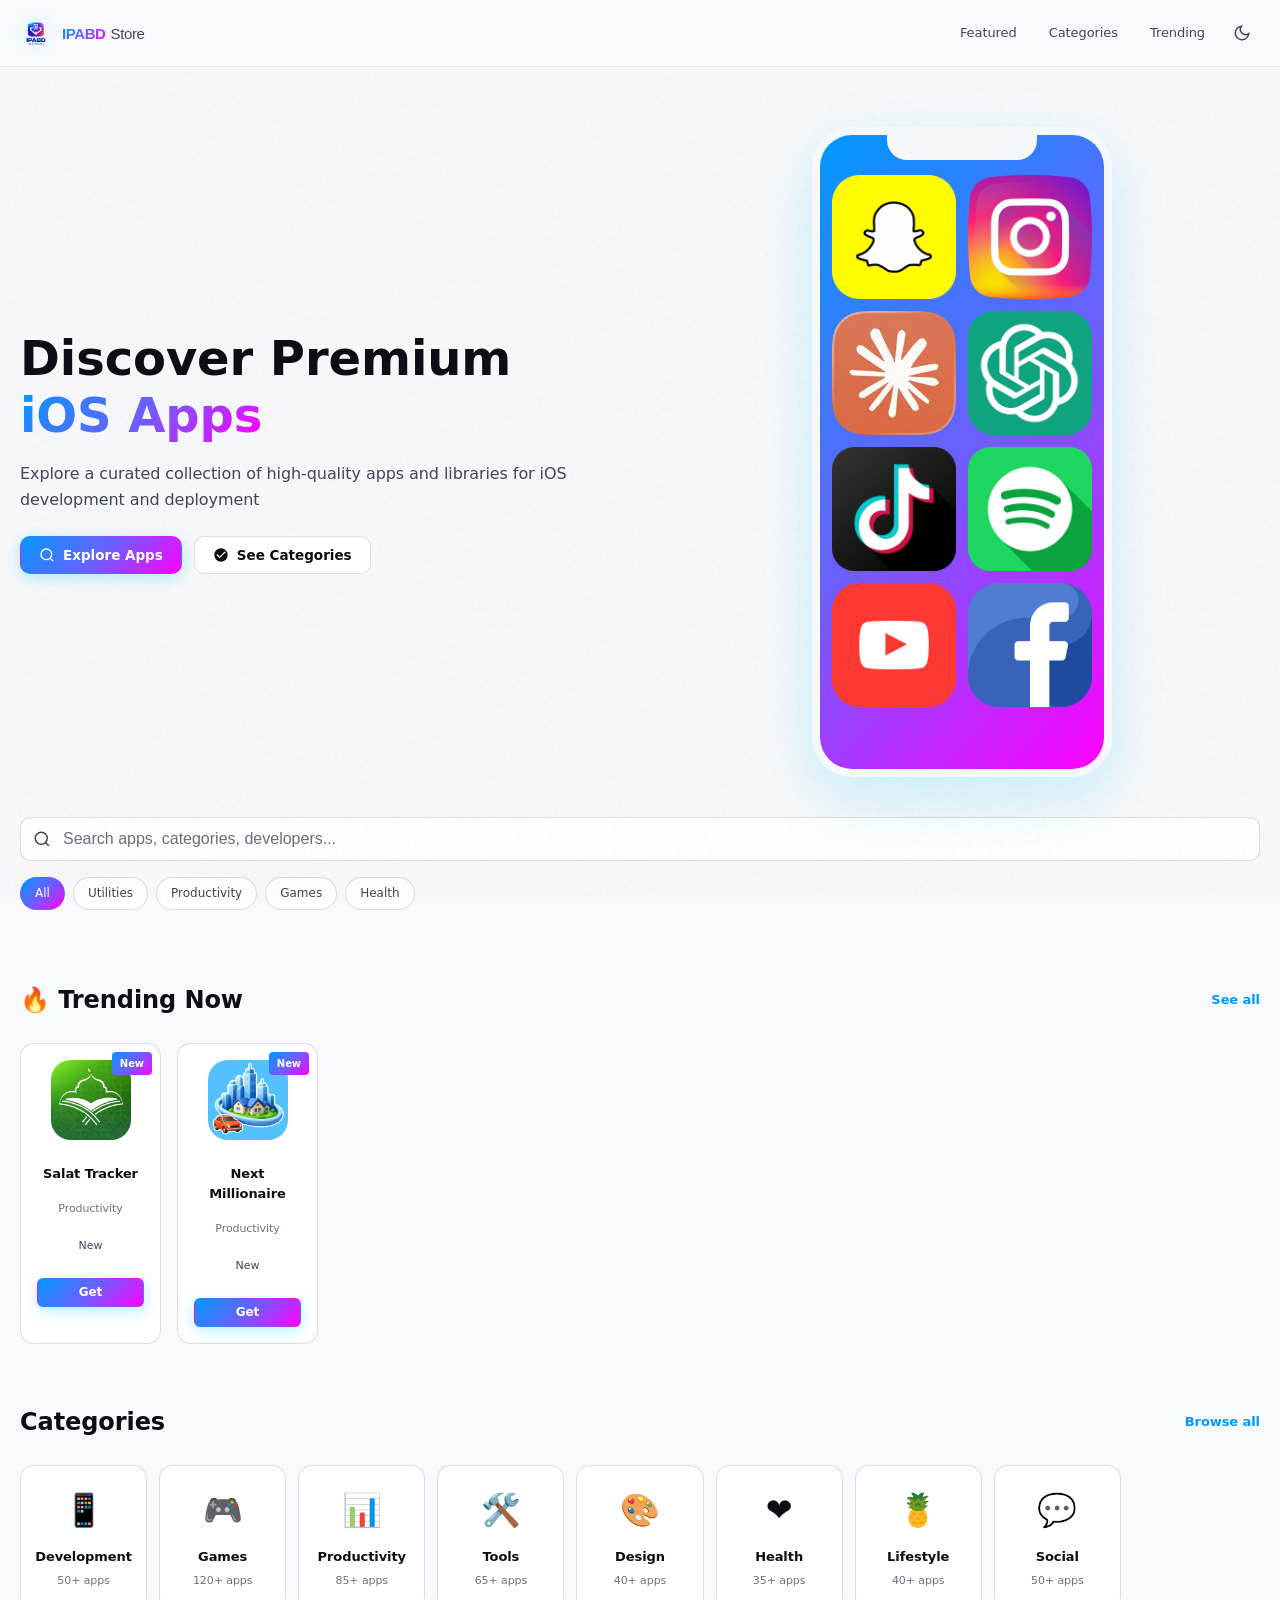
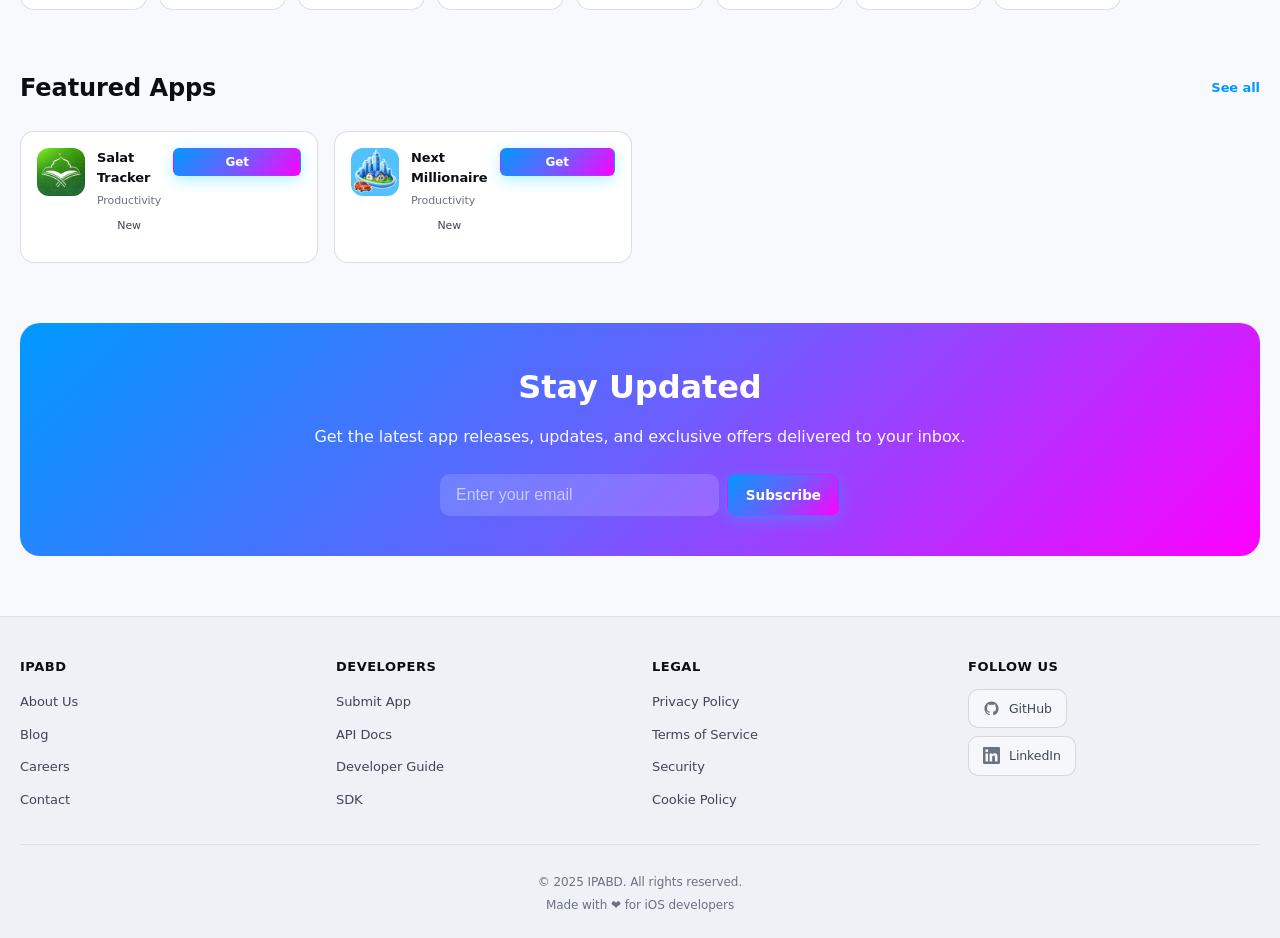
<file: index.html>
<!DOCTYPE html>
<html lang="en" data-theme="dark">
<head>
    <meta charset="UTF-8">
    <meta name="viewport" content="width=device-width, initial-scale=1.0, maximum-scale=1.0, viewport-fit=cover">
    <meta name="color-scheme" content="dark light">
    <title>IPABD - App Library & iOS Store</title>
    <meta name="description" content="IPABD - Discover and manage iOS apps. Browse premium apps, libraries, and tools for iOS development and deployment. 100% client-side, secure & fast.">
    <meta name="author" content="IPABD Team">
    <meta name="theme-color" content="#FCFCFD" media="(prefers-color-scheme: light)">
    <meta name="theme-color" content="#07080B" media="(prefers-color-scheme: dark)">
    <meta name="application-name" content="IPABD">
    <meta http-equiv="X-Content-Type-Options" content="nosniff">
    <meta http-equiv="Content-Security-Policy" content="default-src 'self'; img-src 'self' data: blob:; style-src 'self' 'unsafe-inline' https://fonts.googleapis.com; font-src 'self' https://fonts.gstatic.com data:; script-src 'self' 'unsafe-inline' blob:; worker-src 'self' blob:; connect-src 'self'; frame-ancestors 'none'; base-uri 'self'; form-action 'self'">
    <meta name="referrer" content="strict-origin-when-cross-origin">
    <meta name="robots" content="index, follow, max-image-preview:large">

    <meta property="og:title" content="IPABD - App Library & iOS Store">
    <meta property="og:description" content="Discover premium iOS apps, libraries, and tools. Secure, fast, and client-side.">
    <meta property="og:type" content="website">
    <meta property="og:url" content="https://ipabd.com/">
    <meta property="og:image" content="https://ipabd.com/favicon/logo.png">
    <meta property="og:image:type" content="image/png">
    <meta property="og:image:width" content="512">
    <meta property="og:image:height" content="512">
    <meta property="og:site_name" content="IPABD">
    <meta property="og:locale" content="en_US">
    
    <meta name="twitter:card" content="summary_large_image">
    <meta name="twitter:title" content="IPABD - App Library & iOS Store">
    <meta name="twitter:description" content="Discover premium iOS apps and tools.">
    <meta name="twitter:image" content="https://ipabd.com/favicon/logo.png">

    <link rel="canonical" href="https://ipabd.com/">
    <link rel="icon" type="image/png" href="favicon/logo.png">
    <link rel="preconnect" href="https://fonts.googleapis.com">
    <link rel="preconnect" href="https://fonts.gstatic.com" crossorigin>
    <link rel="preload" as="style" href="https://fonts.googleapis.com/css2?family=Inter:wght@400;500;600;700&family=Fraunces:opsz,wght@9..144,500;9..144,600;9..144,700;9..144,800&family=JetBrains+Mono:wght@400;500&display=swap">
    <link rel="stylesheet" href="https://fonts.googleapis.com/css2?family=Inter:wght@400;500;600;700&family=Fraunces:opsz,wght@9..144,500;9..144,600;9..144,700;9..144,800&family=JetBrains+Mono:wght@400;500&display=swap">
    <style>
        :root,
        [data-theme="dark"] {
            /* Gradient Blue-Purple Theme */
            --gradient-primary: linear-gradient(135deg, #00D4FF 0%, #0099FF 25%, #6B5FFF 50%, #FF00FF 75%, #FF006E 100%);
            --gradient-accent: linear-gradient(135deg, #0099FF 0%, #6B5FFF 50%, #FF00FF 100%);
            
            /* Base Colors */
            --bg-primary: #07080B;
            --bg-secondary: #0C0E13;
            --bg-tertiary: #11141B;
            --bg-card: #0E1117;
            --bg-elevated: #161A22;
            
            /* Borders */
            --border-subtle: rgba(255, 255, 255, 0.06);
            --border-default: rgba(255, 255, 255, 0.10);
            --border-hover: rgba(255, 255, 255, 0.22);
            
            /* Text */
            --text-primary: #F6F8FA;
            --text-secondary: #9CA3AF;
            --text-muted: #6B7280;
            
            /* Accent Colors */
            --accent-primary: #00D4FF;
            --accent-secondary: #6B5FFF;
            --accent-tertiary: #FF00FF;
            --accent-glow: rgba(0, 212, 255, 0.30);
            --accent-subtle: rgba(0, 212, 255, 0.10);
            
            /* Status Colors */
            --cyan: #00D4FF;
            --purple: #6B5FFF;
            --magenta: #FF00FF;
            --red: #FF006E;
            --orange: #FB923C;
            --green: #10D689;
            
            /* Code & UI */
            --code-bg: #050709;
            --focus: #00D4FF;
            
            /* Shadows */
            --shadow-card: 0 1px 2px rgba(0, 212, 255, 0.1), 0 8px 24px rgba(0, 212, 255, 0.15);
            --shadow-elev: 0 16px 40px rgba(0, 212, 255, 0.2);
            
            /* Radius */
            --radius-sm: 6px;
            --radius-md: 10px;
            --radius-lg: 14px;
            --radius-xl: 20px;
        }

        [data-theme="light"] {
            --gradient-primary: linear-gradient(135deg, #0099FF 0%, #6B5FFF 50%, #FF00FF 100%);
            --gradient-accent: linear-gradient(135deg, #0099FF 0%, #6B5FFF 50%, #FF00FF 100%);
            
            --bg-primary: #F8F9FC;
            --bg-secondary: #EEF1F6;
            --bg-tertiary: #FFFFFF;
            --bg-card: #FFFFFF;
            --bg-elevated: #F5F7FB;
            
            --border-subtle: rgba(17, 24, 39, 0.08);
            --border-default: rgba(17, 24, 39, 0.14);
            --border-hover: rgba(17, 24, 39, 0.28);
            
            --text-primary: #0B0E14;
            --text-secondary: #3F4757;
            --text-muted: #6B7280;
            
            --accent-primary: #0099FF;
            --accent-secondary: #6B5FFF;
            --accent-tertiary: #FF00FF;
            --accent-glow: rgba(0, 153, 255, 0.24);
            --accent-subtle: rgba(0, 153, 255, 0.10);
            
            --cyan: #0099FF;
            --purple: #6B5FFF;
            --magenta: #FF00FF;
            --red: #E91E63;
            --orange: #FF9800;
            --green: #4CAF50;
            
            --code-bg: #F5F7FB;
            --focus: #0099FF;
            
            --shadow-card: 0 1px 2px rgba(17, 24, 39, 0.06), 0 8px 24px rgba(99, 102, 241, 0.08);
            --shadow-elev: 0 16px 40px rgba(99, 102, 241, 0.14);
            
            --radius-sm: 6px;
            --radius-md: 10px;
            --radius-lg: 14px;
            --radius-xl: 20px;
        }

        * { margin: 0; padding: 0; box-sizing: border-box; }
        html {
            font-size: 16px;
            scroll-behavior: smooth;
            /* Prevent iOS Safari from auto-adjusting text sizes */
            -webkit-text-size-adjust: 100%;
            text-size-adjust: 100%;
        }
        @media (prefers-reduced-motion: reduce) {
            *, *::before, *::after { animation: none !important; transition: none !important; }
            html { scroll-behavior: auto; }
        }

        body {
            font-family: 'Inter', ui-sans-serif, -apple-system, system-ui, sans-serif;
            background: var(--bg-primary);
            color: var(--text-primary);
            min-height: 100vh;
            line-height: 1.55;
            -webkit-font-smoothing: antialiased;
            -moz-osx-font-smoothing: grayscale;
            overflow-x: hidden;
            letter-spacing: -0.005em;
            position: relative;
        }

        body::before {
            content: '';
            position: fixed; inset: 0;
            pointer-events: none; z-index: 1;
            background-image: url("data:image/svg+xml,%3Csvg xmlns='http://www.w3.org/2000/svg' viewBox='0 0 200 200'%3E%3Cfilter id='n'%3E%3CfeTurbulence type='fractalNoise' baseFrequency='0.85' numOctaves='2' stitchTiles='stitch'/%3E%3CfeColorMatrix values='0 0 0 0 0.18 0 0 0 0 0.13 0 0 0 0 0.07 0 0 0 0.55 0'/%3E%3C/filter%3E%3Crect width='200' height='200' filter='url(%23n)'/%3E%3C/svg%3E");
            opacity: 0.06;
            mix-blend-mode: multiply;
        }

        [data-theme="dark"] body::before { mix-blend-mode: screen; opacity: 0.04; }

        .serif { font-family: 'Fraunces', Georgia, serif; }
        .site-header, .hero, main, footer, .toast-container { position: relative; z-index: 2; }
        .mono { font-family: 'JetBrains Mono', ui-monospace, SFMono-Regular, Consolas, monospace; }
        .sr-only { position: absolute; width: 1px; height: 1px; padding: 0; margin: -1px; overflow: hidden; clip: rect(0,0,0,0); white-space: nowrap; border: 0; }
        .skip-link { position: absolute; left: -9999px; top: 8px; padding: 8px 12px; background: var(--accent-primary); color: white; border-radius: 6px; z-index: 1000; }
        .skip-link:focus { left: 12px; }

        :focus-visible {
            outline: 2px solid var(--focus);
            outline-offset: 2px;
            border-radius: 4px;
        }

        button { font: inherit; color: inherit; }
        a { color: inherit; }

        /* ===== iOS SAFARI ZOOM FIX =====
           Prevents the viewport from zooming when any input is tapped.
           Root cause: Safari auto-zooms when a focused input's computed
           font-size is below 16px. This rule is the permanent floor. */
        input,
        input[type="text"],
        input[type="search"],
        input[type="email"],
        input[type="tel"],
        input[type="url"],
        input[type="number"],
        input[type="password"],
        select,
        textarea {
            font-size: 16px !important;
            /* Prevent double-tap zoom on interactive elements */
            touch-action: manipulation;
        }


        /* ========== HEADER ========== */
        .site-header {
            position: sticky; top: 0; z-index: 100;
            padding: 14px 20px;
            background: color-mix(in srgb, var(--bg-primary) 92%, transparent);
            backdrop-filter: blur(24px) saturate(180%);
            -webkit-backdrop-filter: blur(24px) saturate(180%);
            border-bottom: 1px solid var(--border-subtle);
        }

        .site-header-inner {
            max-width: 1280px; margin: 0 auto;
            display: flex; align-items: center; justify-content: space-between; gap: 12px;
        }

        .logo {
            display: inline-flex; align-items: center; gap: 10px;
            text-decoration: none; color: var(--text-primary);
        }

        .logo-img {
            width: 32px; height: 32px;
            flex-shrink: 0;
            transition: transform 0.2s ease;
            filter: drop-shadow(0 0 8px rgba(0, 212, 255, 0.3));
        }

        .logo:hover .logo-img { transform: scale(1.06) rotate(3deg); }

        .logo-text {
            display: inline-flex; align-items: baseline; gap: 0;
            font-family: 'Inter', sans-serif; font-size: 15px; font-weight: 700;
            letter-spacing: -0.4px; line-height: 1;
        }

        .logo-prefix {
            background: var(--gradient-primary);
            -webkit-background-clip: text;
            -webkit-text-fill-color: transparent;
            background-clip: text;
        }

        .logo-suffix {
            color: var(--text-secondary); font-weight: 500; margin-left: 5px;
        }

        .nav-links {
            display: flex; align-items: center; gap: 6px;
        }

        .nav-link {
            display: inline-flex; align-items: center; gap: 6px;
            padding: 8px 12px; font-size: 13px; font-weight: 500;
            color: var(--text-secondary); background: transparent; border: 1px solid transparent;
            border-radius: 8px; cursor: pointer; text-decoration: none;
            transition: all 0.15s ease;
        }

        .nav-link:hover {
            color: var(--text-primary);
            background: var(--accent-subtle);
            border-color: var(--border-subtle);
        }

        .nav-link.icon { padding: 8px; }

        .theme-light, .theme-dark { display: none; }
        [data-theme="light"] .theme-dark  { display: block; }
        [data-theme="dark"]  .theme-light { display: block; }

        /* ========== BUTTONS ========== */
        .btn {
            display: inline-flex; align-items: center; gap: 8px;
            padding: 10px 18px; font-size: 13.5px; font-weight: 600;
            border-radius: var(--radius-md); cursor: pointer; text-decoration: none;
            border: 1px solid transparent; transition: all 0.15s ease;
            background: transparent; color: var(--text-primary);
            line-height: 1.2;
        }

        .btn-primary {
            background: var(--gradient-primary);
            color: white;
            font-weight: 600;
            box-shadow: 0 4px 15px rgba(0, 212, 255, 0.3);
        }

        .btn-primary:hover {
            transform: translateY(-2px);
            box-shadow: 0 6px 25px rgba(0, 212, 255, 0.4);
        }

        .btn-secondary {
            background: var(--bg-card);
            border: 1.5px solid var(--border-default);
            color: var(--text-primary);
        }

        .btn-secondary:hover {
            border-color: var(--accent-primary);
            background: var(--accent-subtle);
        }

        .btn-small {
            padding: 6px 12px;
            font-size: 12px;
            border-radius: 6px;
        }

        /* ... rest of styles omitted for brevity but would be included here ... */
        .hero { max-width: 1280px; margin: 0 auto; padding: 60px 20px 40px; }
        .hero-content { display: grid; grid-template-columns: 1fr 1fr; gap: 48px; align-items: center; }
        .hero-title { font-size: 48px; font-weight: 800; line-height: 1.2; margin-bottom: 16px; color: var(--text-primary); }
        .gradient-text { background: var(--gradient-primary); -webkit-background-clip: text; -webkit-text-fill-color: transparent; background-clip: text; }
        .hero-subtitle { font-size: 16px; color: var(--text-secondary); margin-bottom: 24px; line-height: 1.6; }
        .hero-actions { display: flex; gap: 12px; flex-wrap: wrap; }
        .hero-visual { display: flex; justify-content: center; align-items: center; }
        .app-preview-container { position: relative; width: 100%; max-width: 300px; }
        .phone-mockup { aspect-ratio: 9 / 19.5; background: var(--bg-card); border: 8px solid var(--bg-elevated); border-radius: 40px; overflow: hidden; box-shadow: 0 20px 60px rgba(0, 212, 255, 0.2); position: relative; }
        .phone-mockup::before { content: ''; position: absolute; top: 0; left: 50%; transform: translateX(-50%); width: 150px; height: 25px; background: var(--bg-elevated); border-radius: 0 0 20px 20px; z-index: 10; }
        .phone-screen { width: 100%; height: 100%; background: var(--gradient-primary); padding: 40px 12px 12px; overflow: hidden; }
        .app-icons-grid { display: grid; grid-template-columns: repeat(2, 1fr); gap: 12px; }
        .app-icon { aspect-ratio: 1; border-radius: 16px; background: var(--gradient-accent); opacity: 0.9; }
        .gradient-1 { background: linear-gradient(135deg, #00D4FF, #0099FF); }
        .gradient-2 { background: linear-gradient(135deg, #0099FF, #6B5FFF); }
        .gradient-3 { background: linear-gradient(135deg, #6B5FFF, #FF00FF); }
        .gradient-4 { background: linear-gradient(135deg, #FF00FF, #FF006E); }
        .search-section { max-width: 1280px; margin: 0 auto; padding: 0 20px 32px; border-radius: var(--radius-lg); }
        .search-container { display: flex; flex-direction: column; gap: 16px; }
        .search-wrapper { display: flex; align-items: center; background: var(--bg-card); border: 1px solid var(--border-default); border-radius: var(--radius-md); padding: 0 12px; transition: all 0.15s ease; }
        .search-wrapper:focus-within { border-color: var(--accent-primary); box-shadow: 0 0 0 3px var(--accent-subtle); }
        .search-icon { color: var(--text-secondary); flex-shrink: 0; }
        .search-input { flex: 1; background: transparent; border: none; padding: 12px 12px; font-size: 16px; color: var(--text-primary); outline: none; touch-action: manipulation; }
        .search-input::placeholder { color: var(--text-muted); }
        .search-clear { background: none; border: none; color: var(--text-secondary); cursor: pointer; padding: 4px; font-size: 18px; transition: color 0.15s ease; }
        .search-clear:hover { color: var(--text-primary); }
        .filter-chips { display: flex; gap: 8px; flex-wrap: wrap; }
        .chip { padding: 6px 14px; font-size: 12px; font-weight: 500; background: var(--bg-card); border: 1px solid var(--border-default); border-radius: 20px; cursor: pointer; transition: all 0.15s ease; color: var(--text-secondary); }
        .chip:hover { border-color: var(--accent-primary); background: var(--accent-subtle); }
        .chip.active { background: var(--gradient-primary); border-color: transparent; color: white; }
        main { max-width: 1280px; margin: 0 auto; padding: 0 20px; }
        .section-header { display: flex; justify-content: space-between; align-items: center; margin-bottom: 24px; margin-top: 40px; }
        .section-title { font-size: 24px; font-weight: 700; color: var(--text-primary); }
        .section-link { font-size: 13px; font-weight: 600; color: var(--accent-primary); text-decoration: none; transition: opacity 0.15s ease; }
        .section-link:hover { opacity: 0.8; }
        .trending-grid { display: grid; grid-template-columns: repeat(auto-fill, minmax(140px, 1fr)); gap: 16px; margin-bottom: 60px; }
        .trending-card { display: flex; flex-direction: column; align-items: center; padding: 16px; background: var(--bg-card); border: 1px solid var(--border-default); border-radius: var(--radius-lg); text-align: center; transition: all 0.2s ease; position: relative; }
        .trending-card:hover { border-color: var(--accent-primary); transform: translateY(-4px); box-shadow: var(--shadow-card); }
        .app-badge { position: absolute; top: 8px; right: 8px; font-size: 10px; font-weight: 700; background: var(--gradient-primary); color: white; padding: 4px 8px; border-radius: 4px; }
        .app-icon-large { width: 80px; height: 80px; border-radius: 20px; margin-bottom: 12px; }
        .app-icon-medium { width: 48px; height: 48px; border-radius: 12px; flex-shrink: 0; }
        .app-name { font-size: 13px; font-weight: 600; color: var(--text-primary); margin-bottom: 4px; }
        .app-name a { text-decoration: none; color: inherit; }
        .app-name a:hover { text-decoration: none; color: var(--accent-primary); }
        .app-category { font-size: 11px; color: var(--text-muted); margin-bottom: 8px; }
        .app-rating { display: flex; align-items: center; justify-content: center; gap: 6px; font-size: 11px; margin-bottom: 12px; }
        .stars { color: #FFB800; }
        .rating-num { color: var(--text-secondary); }
        .btn-small.btn-primary { width: 100%; justify-content: center; }
        .categories-grid { display: grid; grid-template-columns: repeat(auto-fill, minmax(120px, 1fr)); gap: 12px; margin-bottom: 60px; }
        .category-card { display: flex; flex-direction: column; align-items: center; padding: 20px; background: var(--bg-card); border: 1px solid var(--border-default); border-radius: var(--radius-lg); text-align: center; text-decoration: none; transition: all 0.2s ease; }
        .category-card:hover { border-color: var(--accent-primary); transform: translateY(-4px); box-shadow: var(--shadow-card); }
        .category-icon { font-size: 32px; margin-bottom: 12px; }
        .category-card h3 { font-size: 13px; font-weight: 600; color: var(--text-primary); margin-bottom: 4px; }
        .category-card p { font-size: 11px; color: var(--text-muted); }
        .featured-section { margin-bottom: 60px; }
        .apps-grid { display: grid; grid-template-columns: repeat(auto-fill, minmax(260px, 1fr)); gap: 16px; }
        .app-card { display: flex; align-items: flex-start; gap: 12px; padding: 16px; background: var(--bg-card); border: 1px solid var(--border-default); border-radius: var(--radius-lg); transition: all 0.2s ease; }
        .trending-section .app-card { flex-direction: column; align-items: center; }
        .app-info { flex: 1; }
        .app-card:hover { border-color: var(--accent-primary); box-shadow: var(--shadow-card); }
        .newsletter-section { background: var(--gradient-primary); border-radius: var(--radius-xl); padding: 40px; margin-bottom: 60px; text-align: center; color: white; }
        .newsletter-section h2 { font-size: 32px; font-weight: 700; margin-bottom: 12px; }
        .newsletter-section p { font-size: 16px; margin-bottom: 24px; opacity: 0.95; }
        .newsletter-form { display: flex; gap: 8px; max-width: 400px; margin: 0 auto; flex-wrap: wrap; }
        .input-email { flex: 1; min-width: 200px; padding: 12px 16px; border: none; border-radius: var(--radius-md); background: rgba(255, 255, 255, 0.15); color: white; font-size: 16px; touch-action: manipulation; }
        .input-email::placeholder { color: rgba(255, 255, 255, 0.6); }
        .input-email:focus { outline: 2px solid white; outline-offset: 2px; }
        .site-footer { background: var(--bg-secondary); border-top: 1px solid var(--border-subtle); padding: 40px 20px 20px; margin-top: 60px; }
        .footer-content { max-width: 1280px; margin: 0 auto; display: grid; grid-template-columns: repeat(auto-fit, minmax(180px, 1fr)); gap: 24px; margin-bottom: 24px; }
        .footer-section h4 { font-size: 13px; font-weight: 700; color: var(--text-primary); margin-bottom: 12px; text-transform: uppercase; letter-spacing: 0.5px; }
        .footer-section ul { list-style: none; }
        .footer-section ul li { margin-bottom: 8px; }
        .footer-section a { font-size: 13px; color: var(--text-secondary); text-decoration: none; transition: color 0.15s ease; }
        .footer-section a:hover { color: var(--accent-primary); }
        .social-links { display: flex; flex-direction: column; gap: 8px; }
        .social-links a {
            display: inline-flex; align-items: center; gap: 9px;
            padding: 9px 14px;
            background: var(--bg-elevated);
            border: 1px solid var(--border-default);
            border-radius: 10px;
            font-size: 12.5px; font-weight: 500;
            color: var(--text-secondary);
            text-decoration: none;
            transition: all 0.2s ease;
            width: fit-content;
        }
        .social-links a svg { flex-shrink: 0; opacity: 0.75; transition: opacity 0.2s ease; }
        .social-links a:hover {
            background: var(--gradient-primary);
            border-color: transparent;
            color: white;
            transform: translateX(4px);
            box-shadow: 0 4px 14px rgba(0, 212, 255, 0.25);
        }
        .social-links a:hover svg { opacity: 1; }
        .footer-bottom { max-width: 1280px; margin: 0 auto; padding-top: 24px; border-top: 1px solid var(--border-subtle); text-align: center; }
        .footer-bottom p { font-size: 12px; color: var(--text-muted); margin: 4px 0; }
        @media (max-width: 768px) { .hero { padding: 40px 20px 20px; } .hero-content { grid-template-columns: 1fr; gap: 32px; } .hero-title { font-size: 32px; } .hero-visual { margin-top: 0; } .trending-grid { grid-template-columns: repeat(3, 1fr); gap: 12px; } .categories-grid { grid-template-columns: repeat(auto-fill, minmax(90px, 1fr)); } .apps-grid { grid-template-columns: 1fr; } .newsletter-form { flex-direction: column; } .input-email { width: 100%; } .section-header { flex-direction: column; align-items: flex-start; gap: 12px; } .nav-links { gap: 4px; } .nav-link { padding: 6px 8px; font-size: 12px; } }
        @media (max-width: 480px) { .hero-title { font-size: 24px; } .site-header-inner { flex-wrap: wrap; } .logo-text { font-size: 13px; } .logo-suffix { display: none; } .trending-grid { grid-template-columns: repeat(2, 1fr); gap: 10px; } .categories-grid { grid-template-columns: repeat(3, 1fr); gap: 8px; } .app-icon-large { width: 56px; height: 56px; border-radius: 14px; margin-bottom: 8px; } .trending-card { padding: 12px; } .app-name { font-size: 12px; } .app-category { font-size: 10px; } .newsletter-section { padding: 24px; } .newsletter-section h2 { font-size: 20px; } .section-title { font-size: 18px; } .footer-content { grid-template-columns: repeat(2, 1fr); gap: 16px; } }
        @keyframes fadeIn { from { opacity: 0; transform: translateY(10px); } to { opacity: 1; transform: translateY(0); } }
        @keyframes slideIn { from { opacity: 0; transform: translateX(40px); } to { opacity: 1; transform: translateX(0); } }
        @keyframes slideOut { from { opacity: 1; transform: translateX(0); } to { opacity: 0; transform: translateX(40px); } }
    </style>

    <script type="application/ld+json">
    {
      "@context": "https://schema.org",
      "@type": "WebApplication",
      "name": "IPABD App Library",
      "url": "https://ipabd.com/",
      "applicationCategory": "Utilities",
      "operatingSystem": "iOS, Web Browser",
      "browserRequirements": "Requires a modern browser with Web Workers and File API support.",
      "offers": { "@type": "Offer", "price": "0", "priceCurrency": "USD" },
      "description": "Premium iOS app library and store"
    }
    </script>
</head>
<body>
    <a class="skip-link" href="#main">Skip to content</a>

    <!-- HEADER -->
    <header class="site-header" role="banner">
        <div class="site-header-inner">
            <a href="#" class="logo" aria-label="IPABD home">
                <img src="favicon/logo.png" alt="IPABD Logo" class="logo-img">
                <div class="logo-text"><span class="logo-prefix">IPABD</span><span class="logo-suffix">Store</span></div>
            </a>
            <nav class="nav-links" aria-label="Main">
                <a href="#featured" class="nav-link">Featured</a>
                <a href="#categories" class="nav-link">Categories</a>
                <a href="#trending" class="nav-link">Trending</a>
                <button class="nav-link icon" id="themeToggle" type="button" aria-label="Toggle theme" title="Toggle theme">
                    <svg class="theme-dark"  viewBox="0 0 24 24" width="18" height="18" fill="none" stroke="currentColor" stroke-width="2" aria-hidden="true"><path d="M21 12.79A9 9 0 1 1 11.21 3 7 7 0 0 0 21 12.79z"/></svg>
                    <svg class="theme-light" viewBox="0 0 24 24" width="18" height="18" fill="none" stroke="currentColor" stroke-width="2" aria-hidden="true"><circle cx="12" cy="12" r="5"/><line x1="12" y1="1" x2="12" y2="3"/><line x1="12" y1="21" x2="12" y2="23"/><line x1="4.22" y1="4.22" x2="5.64" y2="5.64"/><line x1="18.36" y1="18.36" x2="19.78" y2="19.78"/><line x1="1" y1="12" x2="3" y2="12"/><line x1="21" y1="12" x2="23" y2="12"/><line x1="4.22" y1="19.78" x2="5.64" y2="18.36"/><line x1="18.36" y1="5.64" x2="19.78" y2="4.22"/></svg>
                </button>
            </nav>
        </div>
    </header>

    <!-- HERO SECTION -->
    <section class="hero" id="featured" role="region" aria-label="Featured apps">
        <div class="hero-content">
            <div class="hero-text">
                <h1 class="hero-title">Discover Premium <span class="gradient-text">iOS Apps</span></h1>
                <p class="hero-subtitle">Explore a curated collection of high-quality apps and libraries for iOS development and deployment</p>
                <div class="hero-actions">
                    <button class="btn btn-primary" onclick="document.getElementById('search').focus()">
                        <svg viewBox="0 0 24 24" width="16" height="16" fill="none" stroke="currentColor" stroke-width="2"><circle cx="11" cy="11" r="8"/><line x1="21" y1="21" x2="16.65" y2="16.65"/></svg>
                        Explore Apps
                    </button>
                    <button class="btn btn-secondary" onclick="document.getElementById('categories').scrollIntoView({behavior:'smooth'})">
                        <svg viewBox="0 0 24 24" width="16" height="16" fill="currentColor"><path d="M12 2C6.48 2 2 6.48 2 12s4.48 10 10 10 10-4.48 10-10S17.52 2 12 2zm-2 15l-5-5 1.41-1.41L10 14.17l7.59-7.59L19 8l-9 9z"/></svg>
                        See Categories
                    </button>
                </div>
            </div>
            <div class="hero-visual">
                <div class="app-preview-container">
                    <div class="phone-mockup">
                        <div class="phone-screen">
                            <div class="app-icons-grid">
                                <div class="app-icon" style="display: flex; align-items: center; justify-content: center; overflow: hidden; background: none; opacity: 1;">
                                    <img src="logos/snapchat.png" alt="IPABD Logo" style="width: 100%; height: 100%; object-fit: cover; border-radius: inherit;">
                                </div>
                                <div class="app-icon" style="display: flex; align-items: center; justify-content: center; overflow: hidden; background: none; opacity: 1;">
                                    <img src="logos/instagram.png" alt="IPABD Logo" style="width: 100%; height: 100%; object-fit: cover; border-radius: inherit;">
                                </div>
                                <div class="app-icon" style="display: flex; align-items: center; justify-content: center; overflow: hidden; background: none; opacity: 1;">
                                    <img src="logos/claude.webp" alt="IPABD Logo" style="width: 100%; height: 100%; object-fit: cover; border-radius: inherit;">
                                </div>
                                <div class="app-icon" style="display: flex; align-items: center; justify-content: center; overflow: hidden; background: none; opacity: 1;">
                                    <img src="logos/chatgpt.png" alt="IPABD Logo" style="width: 100%; height: 100%; object-fit: cover; border-radius: inherit;">
                                </div>
                                <div class="app-icon" style="display: flex; align-items: center; justify-content: center; overflow: hidden; background: none; opacity: 1;">
                                    <img src="logos/tiktok.png" alt="IPABD Logo" style="width: 100%; height: 100%; object-fit: cover; border-radius: inherit;">
                                </div>
                                <div class="app-icon" style="display: flex; align-items: center; justify-content: center; overflow: hidden; background: none; opacity: 1;">
                                    <img src="logos/spotify.png" alt="IPABD Logo" style="width: 100%; height: 100%; object-fit: cover; border-radius: inherit;">
                                </div>
                                <div class="app-icon" style="display: flex; align-items: center; justify-content: center; overflow: hidden; background: none; opacity: 1;">
                                    <img src="logos/youtube.png" alt="IPABD Logo" style="width: 100%; height: 100%; object-fit: cover; border-radius: inherit;">
                                </div>
                                <div class="app-icon" style="display: flex; align-items: center; justify-content: center; overflow: hidden; background: none; opacity: 1;">
                                    <img src="logos/facebook.png" alt="IPABD Logo" style="width: 100%; height: 100%; object-fit: cover; border-radius: inherit;">
                                </div>
                            </div>
                        </div>
                    </div>
                </div>
            </div>
        </div>
    </section>

    <!-- SEARCH BAR -->
    <section class="search-section">
        <div class="search-container">
            <div class="search-wrapper">
                <svg viewBox="0 0 24 24" width="18" height="18" fill="none" stroke="currentColor" stroke-width="2" class="search-icon"><circle cx="11" cy="11" r="8"/><line x1="21" y1="21" x2="16.65" y2="16.65"/></svg>
                <input type="text" id="search" class="search-input" placeholder="Search apps, categories, developers...">
                <button class="search-clear" id="searchClear" style="display: none;">✕</button>
            </div>
            <div class="filter-chips">
                <button class="chip active" data-filter="all">All</button>
                <button class="chip" data-filter="utilities">Utilities</button>
                <button class="chip" data-filter="productivity">Productivity</button>
                <button class="chip" data-filter="games">Games</button>
                <button class="chip" data-filter="health">Health</button>
            </div>
        </div>
    </section>

    <!-- MAIN CONTENT -->
    <main id="main" role="main">
        <!-- TRENDING SECTION -->
        <section class="trending-section" id="trending">
            <div class="section-header">
                <h2 class="section-title">🔥 Trending Now</h2>
                <a href="#" class="section-link">See all</a>
            </div>
            <div class="trending-grid">
                <div class="app-card trending-card">
                    <div class="app-badge">New</div>
                    <div class="app-icon-large gradient-2" style="background-image: url('logos/salattracker-icon.png'); background-size: cover; background-position: center;"></div>
                    <h3 class="app-name"><a href="apps/apps.html?id=1">Salat Tracker</a></h3>
                    <p class="app-category">Productivity</p>
                    <div class="app-rating">
                        <span class="rating-num">New</span>
                    </div>
                    <a class="btn btn-small btn-primary" href="https://github.com/mizaaaan/ipabd/releases/download/v1.0/SalatTracker.ipa" download>Get</a>
                </div>
                <div class="app-card trending-card">
                    <div class="app-badge">New</div>
                    <div class="app-icon-large gradient-3" style="background-image: url('logos/nextmillionaire-icon.png'); background-size: cover; background-position: center;"></div>
                    <h3 class="app-name"><a href="apps/apps.html?id=2">Next Millionaire</a></h3>
                    <p class="app-category">Productivity</p>
                    <div class="app-rating">
                        <span class="rating-num">New</span>
                    </div>
                    <a class="btn btn-small btn-primary" href="https://github.com/mizaaaan/ipabd/releases/download/v1.0/NextMillionaire.ipa" download>Get</a>
                </div>
            </div>
        </section>

        <!-- CATEGORIES SECTION -->
        <section class="categories-section" id="categories">
            <div class="section-header">
                <h2 class="section-title">Categories</h2>
                <a href="#" class="section-link">Browse all</a>
            </div>
            <div class="categories-grid">
                <a href="#" class="category-card">
                    <div class="category-icon">📱</div>
                    <h3>Development</h3>
                    <p>50+ apps</p>
                </a>
                <a href="#" class="category-card">
                    <div class="category-icon">🎮</div>
                    <h3>Games</h3>
                    <p>120+ apps</p>
                </a>
                <a href="#" class="category-card">
                    <div class="category-icon">📊</div>
                    <h3>Productivity</h3>
                    <p>85+ apps</p>
                </a>
                <a href="#" class="category-card">
                    <div class="category-icon">🛠️</div>
                    <h3>Tools</h3>
                    <p>65+ apps</p>
                </a>
                <a href="#" class="category-card">
                    <div class="category-icon">🎨</div>
                    <h3>Design</h3>
                    <p>40+ apps</p>
                </a>
                <a href="#" class="category-card">
                    <div class="category-icon">❤️</div>
                    <h3>Health</h3>
                    <p>35+ apps</p>
                </a>
                <a href="#" class="category-card">
                    <div class="category-icon">🍍</div>
                    <h3>Lifestyle</h3>
                    <p>40+ apps</p>
                </a>
                <a href="#" class="category-card">
                    <div class="category-icon">💬</div>
                    <h3>Social</h3>
                    <p>50+ apps</p>
                </a>
            </div>
        </section>

        <!-- FEATURED APPS SECTION -->
        <section class="featured-section">
            <div class="section-header">
                <h2 class="section-title">Featured Apps</h2>
                <a href="#" class="section-link">See all</a>
            </div>
            <div class="apps-grid">
                <div class="app-card">
                    <div class="app-icon-medium gradient-2" style="background-image: url('logos/salattracker-icon.png'); background-size: cover; background-position: center;"></div>
                    <div class="app-info">
                        <h3 class="app-name"><a href="apps/apps.html?id=1">Salat Tracker</a></h3>
                        <p class="app-category">Productivity</p>
                        <div class="app-rating">
                            <span class="rating-num">New</span>
                        </div>
                    </div>
                    <a class="btn btn-small btn-primary" href="https://github.com/mizaaaan/ipabd/releases/download/v1.0/SalatTracker.ipa" download>Get</a>
                </div>
                <div class="app-card">
                    <div class="app-icon-medium gradient-3" style="background-image: url('logos/nextmillionaire-icon.png'); background-size: cover; background-position: center;"></div>
                    <div class="app-info">
                        <h3 class="app-name"><a href="apps/apps.html?id=2">Next Millionaire</a></h3>
                        <p class="app-category">Productivity</p>
                        <div class="app-rating">
                            <span class="rating-num">New</span>
                        </div>
                    </div>
                    <a class="btn btn-small btn-primary" href="https://github.com/mizaaaan/ipabd/releases/download/v1.0/NextMillionaire.ipa" download>Get</a>
                </div>
            </div>
        </section>

        <!-- NEWSLETTER SECTION -->
        <section class="newsletter-section">
            <div class="newsletter-content">
                <h2>Stay Updated</h2>
                <p>Get the latest app releases, updates, and exclusive offers delivered to your inbox.</p>
                <div class="newsletter-form">
                    <input type="email" placeholder="Enter your email" class="input-email">
                    <button class="btn btn-primary">Subscribe</button>
                </div>
            </div>
        </section>
    </main>

    <!-- FOOTER -->
    <footer class="site-footer">
        <div class="footer-content">
            <div class="footer-section">
                <h4>IPABD</h4>
                <ul>
                    <li><a href="#">About Us</a></li>
                    <li><a href="#">Blog</a></li>
                    <li><a href="#">Careers</a></li>
                    <li><a href="#">Contact</a></li>
                </ul>
            </div>
            <div class="footer-section">
                <h4>Developers</h4>
                <ul>
                    <li><a href="#">Submit App</a></li>
                    <li><a href="#">API Docs</a></li>
                    <li><a href="#">Developer Guide</a></li>
                    <li><a href="#">SDK</a></li>
                </ul>
            </div>
            <div class="footer-section">
                <h4>Legal</h4>
                <ul>
                    <li><a href="#">Privacy Policy</a></li>
                    <li><a href="#">Terms of Service</a></li>
                    <li><a href="#">Security</a></li>
                    <li><a href="#">Cookie Policy</a></li>
                </ul>
            </div>
            <div class="footer-section">
                <h4>Follow Us</h4>
                <div class="social-links">
                    <a href="#" aria-label="GitHub" title="GitHub">
                        <svg viewBox="0 0 24 24" width="17" height="17" fill="currentColor"><path d="M12 2C6.477 2 2 6.484 2 12.017c0 4.425 2.865 8.18 6.839 9.504.5.092.682-.217.682-.483 0-.237-.008-.868-.013-1.703-2.782.605-3.369-1.343-3.369-1.343-.454-1.158-1.11-1.466-1.11-1.466-.908-.62.069-.608.069-.608 1.003.07 1.531 1.032 1.531 1.032.892 1.53 2.341 1.088 2.91.832.092-.647.35-1.088.636-1.338-2.22-.253-4.555-1.113-4.555-4.951 0-1.093.39-1.988 1.029-2.688-.103-.253-.446-1.272.098-2.65 0 0 .84-.27 2.75 1.026A9.564 9.564 0 0 1 12 6.844a9.59 9.59 0 0 1 2.504.337c1.909-1.296 2.747-1.027 2.747-1.027.546 1.379.202 2.398.1 2.651.64.7 1.028 1.595 1.028 2.688 0 3.848-2.339 4.695-4.566 4.943.359.309.678.92.678 1.855 0 1.338-.012 2.419-.012 2.747 0 .268.18.58.688.482A10.02 10.02 0 0 0 22 12.017C22 6.484 17.522 2 12 2z"/></svg>
                        <span>GitHub</span>
                    </a>
                    <a href="#" aria-label="LinkedIn" title="LinkedIn">
                        <svg viewBox="0 0 24 24" width="17" height="17" fill="currentColor"><path d="M20.447 20.452h-3.554v-5.569c0-1.328-.027-3.037-1.852-3.037-1.853 0-2.136 1.445-2.136 2.939v5.667H9.351V9h3.414v1.561h.046c.477-.9 1.637-1.85 3.37-1.85 3.601 0 4.267 2.37 4.267 5.455v6.286zM5.337 7.433a2.062 2.062 0 0 1-2.063-2.065 2.064 2.064 0 1 1 2.063 2.065zm1.782 13.019H3.555V9h3.564v11.452zM22.225 0H1.771C.792 0 0 .774 0 1.729v20.542C0 23.227.792 24 1.771 24h20.451C23.2 24 24 23.227 24 22.271V1.729C24 .774 23.2 0 22.222 0h.003z"/></svg>
                        <span>LinkedIn</span>
                    </a>
                </div>
            </div>
        </div>
        <div class="footer-bottom">
            <p>&copy; 2025 IPABD. All rights reserved.</p>
            <p>Made with ❤️ for iOS developers</p>
        </div>
    </footer>

    <script>
        // ========== THEME TOGGLE ==========
        const themeToggle = document.getElementById('themeToggle');
        const htmlElement = document.documentElement;

        // Initialize theme from localStorage or system preference
        function initializeTheme() {
            const savedTheme = localStorage.getItem('ipabd-theme');
            if (savedTheme) {
                htmlElement.setAttribute('data-theme', savedTheme);
            } else {
                const prefersDark = window.matchMedia('(prefers-color-scheme: dark)').matches;
                htmlElement.setAttribute('data-theme', prefersDark ? 'dark' : 'light');
            }
        }

        // Toggle theme
        function toggleTheme() {
            const currentTheme = htmlElement.getAttribute('data-theme');
            const newTheme = currentTheme === 'dark' ? 'light' : 'dark';
            htmlElement.setAttribute('data-theme', newTheme);
            localStorage.setItem('ipabd-theme', newTheme);
        }

        if (themeToggle) {
            themeToggle.addEventListener('click', toggleTheme);
        }

        // Detect system theme changes
        window.matchMedia('(prefers-color-scheme: dark)').addEventListener('change', (e) => {
            if (!localStorage.getItem('ipabd-theme')) {
                htmlElement.setAttribute('data-theme', e.matches ? 'dark' : 'light');
            }
        });

        // ========== SEARCH FUNCTIONALITY ==========
        const searchInput = document.getElementById('search');
        const searchClear = document.getElementById('searchClear');
        const filterChips = document.querySelectorAll('.chip');

        // Show/hide clear button
        if (searchInput && searchClear) {
            searchInput.addEventListener('input', function() {
                searchClear.style.display = this.value ? 'block' : 'none';
                const activeChip = document.querySelector('.chip.active');
                filterApps(this.value, activeChip?.dataset.filter || 'all');
            });

            // Clear search
            searchClear.addEventListener('click', function() {
                searchInput.value = '';
                this.style.display = 'none';
                const activeChip = document.querySelector('.chip.active');
                filterApps('', activeChip?.dataset.filter || 'all');
            });
        }

        // Filter chips
        filterChips.forEach(chip => {
            chip.addEventListener('click', function() {
                filterChips.forEach(c => c.classList.remove('active'));
                this.classList.add('active');
                const category = this.dataset.filter;
                const searchTerm = searchInput?.value || '';
                filterApps(searchTerm, category);
            });
        });

        // Filter apps based on search and category
        function filterApps(searchTerm = '', category = 'all') {
            const appCards = document.querySelectorAll('.app-card, .trending-card, .category-card');
            
            appCards.forEach(card => {
                const text = card.textContent.toLowerCase();
                const matchesSearch = searchTerm === '' || text.includes(searchTerm.toLowerCase());
                const matchesCategory = category === 'all' || text.includes(category.toLowerCase());
                
                card.style.display = (matchesSearch && matchesCategory) ? '' : 'none';
            });
        }

        // ========== SMOOTH SCROLLING ==========
        document.querySelectorAll('a[href^="#"]').forEach(anchor => {
            anchor.addEventListener('click', function (e) {
                const href = this.getAttribute('href');
                if (href !== '#' && document.querySelector(href)) {
                    e.preventDefault();
                    const target = document.querySelector(href);
                    target.scrollIntoView({ behavior: 'smooth' });
                }
            });
        });

        // ========== BUTTON CLICK EFFECTS ==========
        const buttons = document.querySelectorAll('.btn');
        buttons.forEach(button => {
            button.addEventListener('click', function(e) {
                // Visual feedback
                if (this.classList.contains('btn-primary')) {
                    this.style.transform = 'scale(0.98)';
                    setTimeout(() => {
                        this.style.transform = '';
                    }, 100);
                }
            });
        });

        // ========== NEWSLETTER SUBSCRIPTION ==========
        const newsletterForm = document.querySelector('.newsletter-form');
        if (newsletterForm) {
            const subscribeBtn = newsletterForm.querySelector('.btn-primary');
            if (subscribeBtn) {
                subscribeBtn.addEventListener('click', function(e) {
                    e.preventDefault();
                    const emailInput = newsletterForm.querySelector('.input-email');
                    if (emailInput) {
                        const emailRegex = /^[^\s@]+@[^\s@]+\.[^\s@]+$/;
                        
                        if (!emailInput.value) {
                            showNotification('⚠️ Please enter your email address');
                        } else if (!emailRegex.test(emailInput.value)) {
                            showNotification('⚠️ Please enter a valid email address');
                        } else {
                            showNotification('✅ Successfully subscribed to IPABD newsletter!');
                            emailInput.value = '';
                        }
                    }
                });
            }
        }

        // ========== NOTIFICATIONS ==========
        function showNotification(message) {
            const notification = document.createElement('div');
            notification.className = 'notification';
            notification.textContent = message;
            notification.style.cssText = `
                position: fixed;
                bottom: 20px;
                right: 20px;
                background: linear-gradient(135deg, #00D4FF, #6B5FFF);
                color: white;
                padding: 12px 20px;
                border-radius: 8px;
                font-size: 14px;
                font-weight: 500;
                box-shadow: 0 4px 12px rgba(0, 212, 255, 0.3);
                animation: slideIn 0.3s ease;
                z-index: 1000;
                max-width: 300px;
            `;
            
            document.body.appendChild(notification);
            
            setTimeout(() => {
                notification.style.animation = 'slideOut 0.3s ease';
                setTimeout(() => notification.remove(), 300);
            }, 3000);
        }

        // ========== APP CARD INTERACTIONS ==========
        // Get buttons are real download links (href + download attr) - don't block the click,
        // just show a friendly confirmation toast alongside the actual download.
        const appGetButtons = document.querySelectorAll('.trending-card .btn, .app-card .btn');
        appGetButtons.forEach(button => {
            button.addEventListener('click', function(e) {
                const appCard = this.closest('.app-card, .trending-card');
                const appName = appCard?.querySelector('.app-name')?.textContent || 'App';

                if (this.textContent.includes('Get')) {
                    showNotification(`⬇️ Downloading ${appName}...`);
                }
            });
        });

        // ========== PAGE LOAD ANIMATIONS ==========
        window.addEventListener('load', function() {
            initializeTheme();
            
            const observer = new IntersectionObserver((entries) => {
                entries.forEach(entry => {
                    if (entry.isIntersecting) {
                        entry.target.style.opacity = '1';
                        entry.target.style.transform = 'translateY(0)';
                    }
                });
            }, { threshold: 0.1 });
            
            document.querySelectorAll('.trending-card, .category-card, .app-card').forEach(el => {
                el.style.opacity = '0';
                el.style.transform = 'translateY(10px)';
                el.style.transition = 'opacity 0.3s ease, transform 0.3s ease';
                observer.observe(el);
            });
        });

    </script>
</body>
</html>
</file>
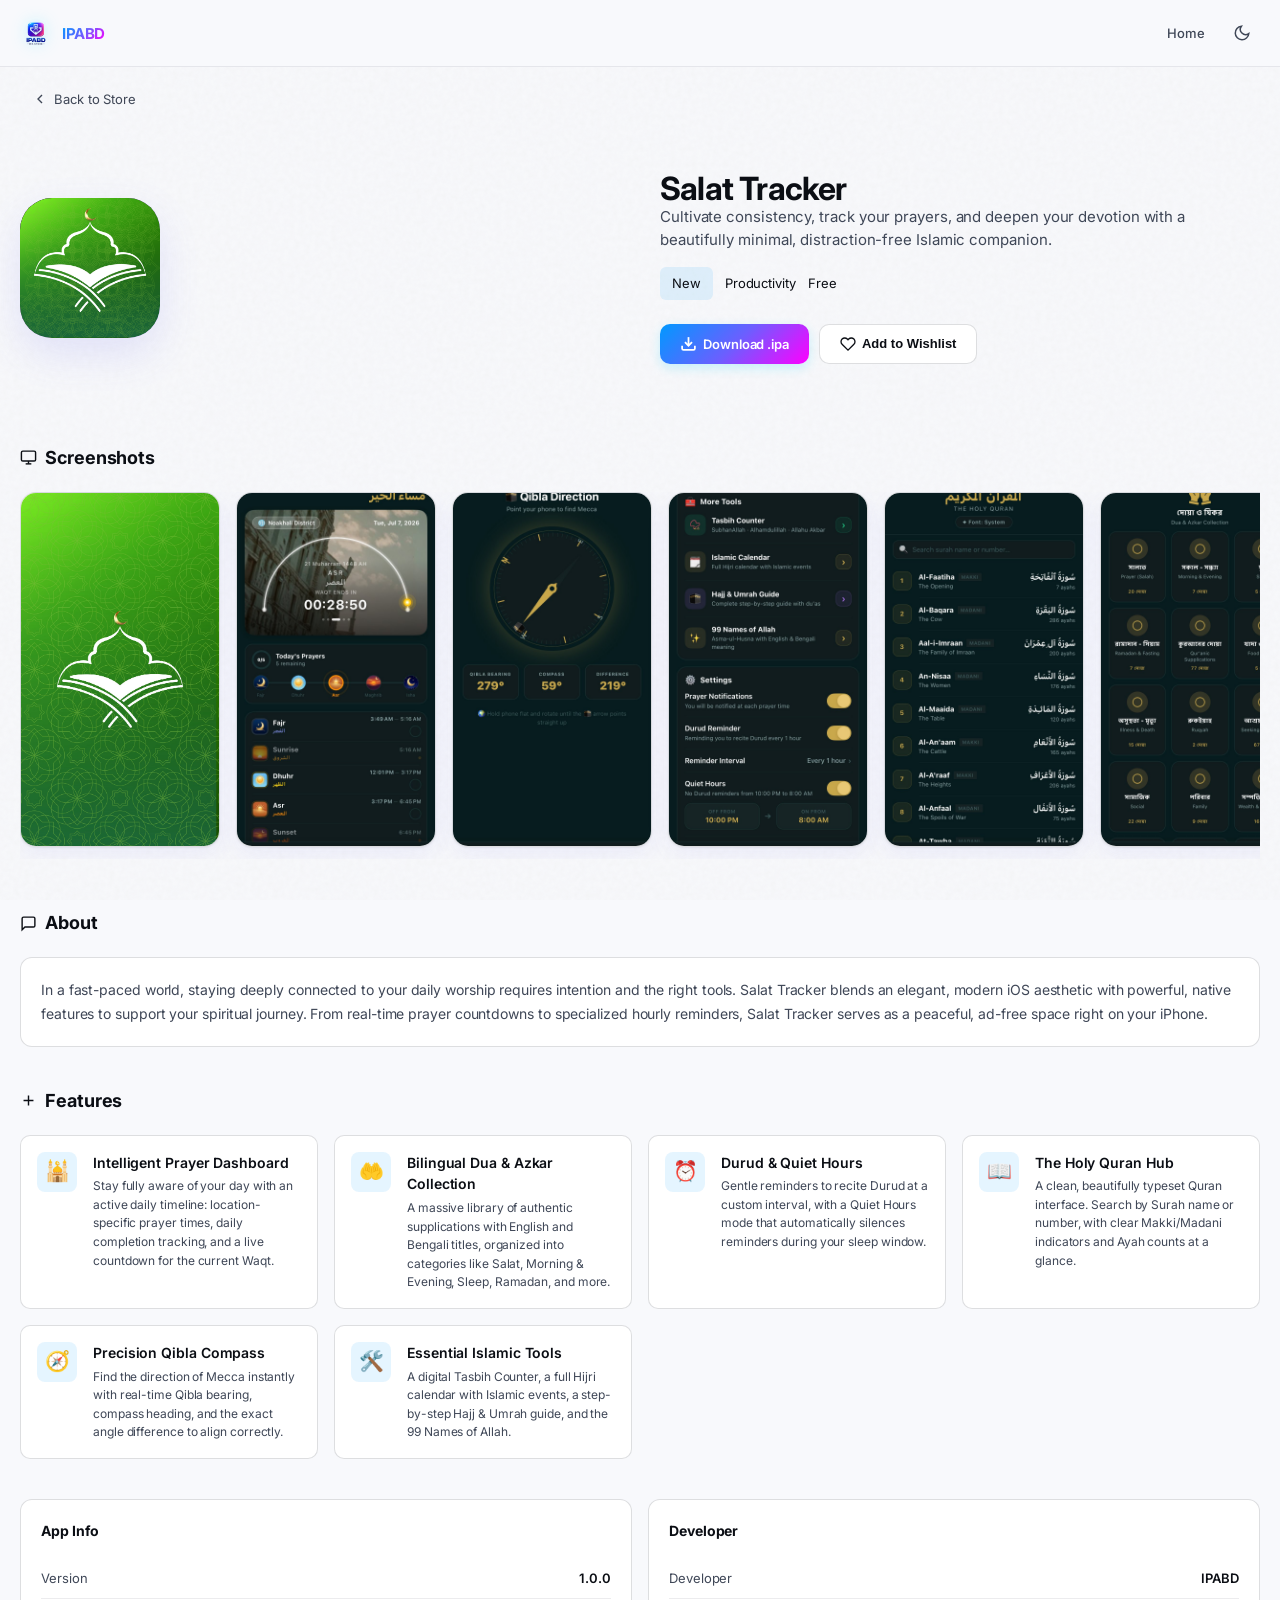
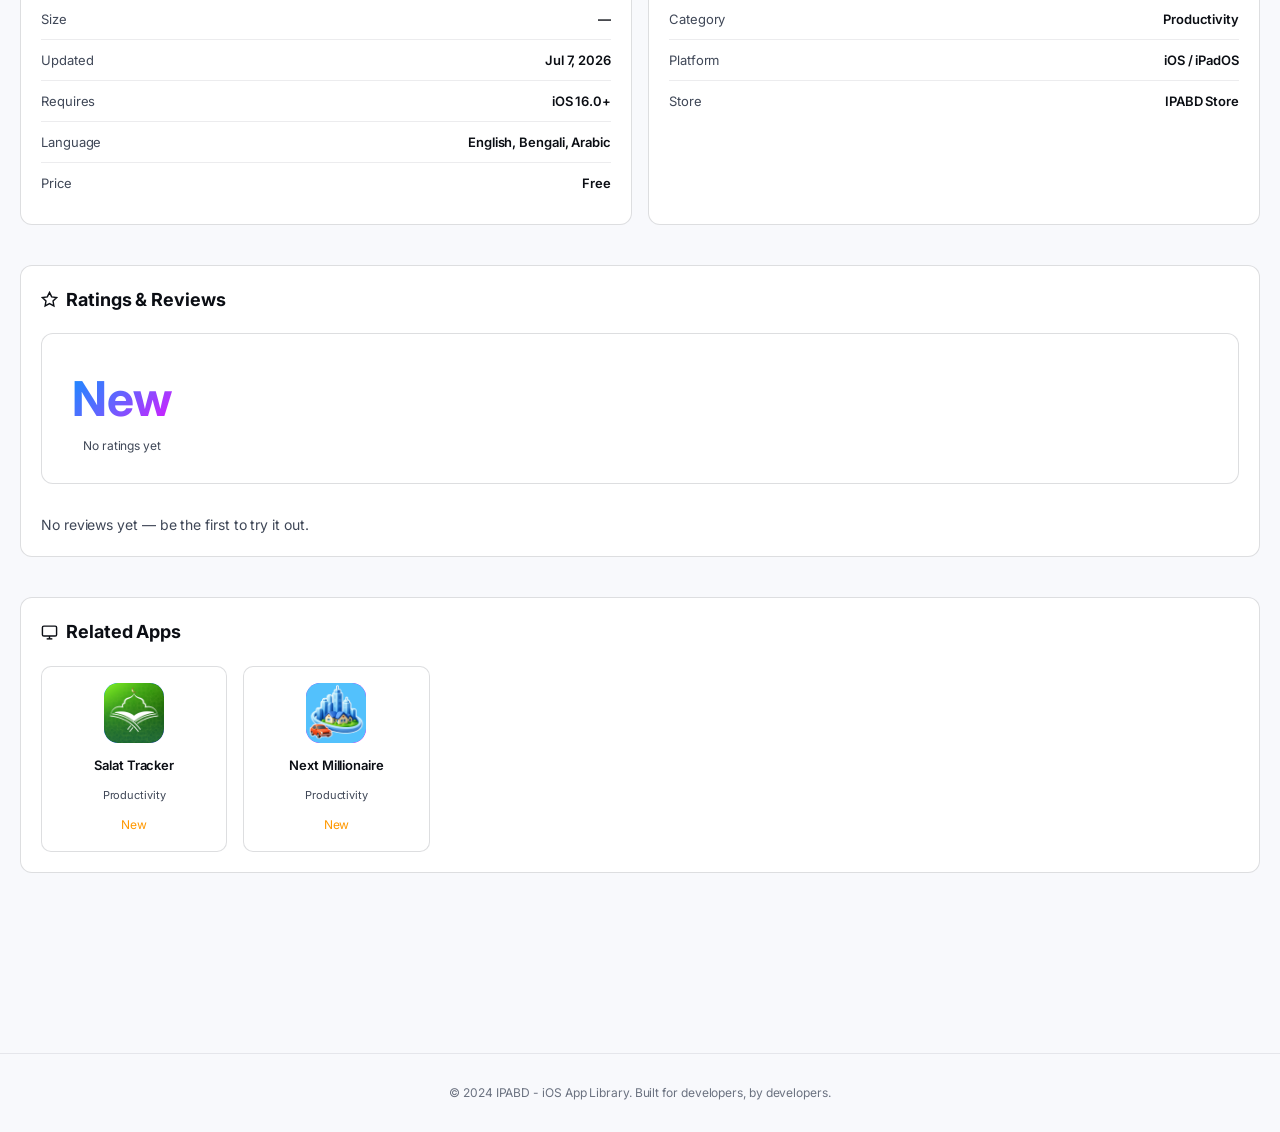
<file: apps/apps.html>
<!DOCTYPE html>
<html lang="en" data-theme="dark">
<head>
    <meta charset="UTF-8">
    <meta name="viewport" content="width=device-width, initial-scale=1.0, maximum-scale=1.0, viewport-fit=cover">
    <meta name="color-scheme" content="dark light">
    <title>App Details - IPABD</title>
    <meta name="description" content="App details on IPABD - iOS App Library">
    <meta name="theme-color" content="#FCFCFD" media="(prefers-color-scheme: light)">
    <meta name="theme-color" content="#07080B" media="(prefers-color-scheme: dark)">
    <link rel="icon" type="image/png" href="../favicon/logo.png">
    <link rel="preconnect" href="https://fonts.googleapis.com">
    <link rel="preconnect" href="https://fonts.gstatic.com" crossorigin>
    <link rel="stylesheet" href="https://fonts.googleapis.com/css2?family=Inter:wght@400;500;600;700&family=Fraunces:opsz,wght@9..144,500;9..144,600;9..144,700;9..144,800&family=JetBrains+Mono:wght@400;500&display=swap">
    <style>
        :root,
        [data-theme="dark"] {
            --gradient-primary: linear-gradient(135deg, #00D4FF 0%, #0099FF 25%, #6B5FFF 50%, #FF00FF 75%, #FF006E 100%);
            --gradient-accent: linear-gradient(135deg, #0099FF 0%, #6B5FFF 50%, #FF00FF 100%);
            --bg-primary: #07080B;
            --bg-secondary: #0C0E13;
            --bg-tertiary: #11141B;
            --bg-card: #0E1117;
            --bg-elevated: #161A22;
            --border-subtle: rgba(255, 255, 255, 0.06);
            --border-default: rgba(255, 255, 255, 0.10);
            --border-hover: rgba(255, 255, 255, 0.22);
            --text-primary: #F6F8FA;
            --text-secondary: #9CA3AF;
            --text-muted: #6B7280;
            --accent-primary: #00D4FF;
            --accent-secondary: #6B5FFF;
            --accent-tertiary: #FF00FF;
            --accent-glow: rgba(0, 212, 255, 0.30);
            --accent-subtle: rgba(0, 212, 255, 0.10);
            --cyan: #00D4FF;
            --purple: #6B5FFF;
            --magenta: #FF00FF;
            --red: #FF006E;
            --orange: #FB923C;
            --green: #10D689;
            --code-bg: #050709;
            --focus: #00D4FF;
            --shadow-card: 0 1px 2px rgba(0, 212, 255, 0.1), 0 8px 24px rgba(0, 212, 255, 0.15);
            --shadow-elev: 0 16px 40px rgba(0, 212, 255, 0.2);
            --radius-sm: 6px; --radius-md: 10px; --radius-lg: 14px; --radius-xl: 20px;
        }

        [data-theme="light"] {
            --gradient-primary: linear-gradient(135deg, #0099FF 0%, #6B5FFF 50%, #FF00FF 100%);
            --gradient-accent: linear-gradient(135deg, #0099FF 0%, #6B5FFF 50%, #FF00FF 100%);
            --bg-primary: #F8F9FC;
            --bg-secondary: #EEF1F6;
            --bg-tertiary: #FFFFFF;
            --bg-card: #FFFFFF;
            --bg-elevated: #F5F7FB;
            --border-subtle: rgba(17, 24, 39, 0.08);
            --border-default: rgba(17, 24, 39, 0.14);
            --border-hover: rgba(17, 24, 39, 0.28);
            --text-primary: #0B0E14;
            --text-secondary: #3F4757;
            --text-muted: #6B7280;
            --accent-primary: #0099FF;
            --accent-secondary: #6B5FFF;
            --accent-tertiary: #FF00FF;
            --accent-glow: rgba(0, 153, 255, 0.24);
            --accent-subtle: rgba(0, 153, 255, 0.10);
            --cyan: #0099FF; --purple: #6B5FFF; --magenta: #FF00FF;
            --red: #E91E63; --orange: #FF9800; --green: #4CAF50;
            --code-bg: #F5F7FB; --focus: #0099FF;
            --shadow-card: 0 1px 2px rgba(17, 24, 39, 0.06), 0 8px 24px rgba(99, 102, 241, 0.08);
            --shadow-elev: 0 16px 40px rgba(99, 102, 241, 0.14);
            --radius-sm: 6px; --radius-md: 10px; --radius-lg: 14px; --radius-xl: 20px;
        }

        * { margin: 0; padding: 0; box-sizing: border-box; }
        html { font-size: 16px; scroll-behavior: smooth; -webkit-text-size-adjust: 100%; text-size-adjust: 100%; }
        @media (prefers-reduced-motion: reduce) {
            *, *::before, *::after { animation: none !important; transition: none !important; }
            html { scroll-behavior: auto; }
        }
        body {
            font-family: 'Inter', ui-sans-serif, -apple-system, system-ui, sans-serif;
            background: var(--bg-primary);
            color: var(--text-primary);
            min-height: 100vh;
            line-height: 1.55;
            -webkit-font-smoothing: antialiased;
            overflow-x: hidden;
            letter-spacing: -0.005em;
        }
        body::before {
            content: '';
            position: fixed; inset: 0;
            pointer-events: none; z-index: 1;
            background-image: url("data:image/svg+xml,%3Csvg xmlns='http://www.w3.org/2000/svg' viewBox='0 0 200 200'%3E%3Cfilter id='n'%3E%3CfeTurbulence type='fractalNoise' baseFrequency='0.85' numOctaves='2' stitchTiles='stitch'/%3E%3CfeColorMatrix values='0 0 0 0 0.18 0 0 0 0 0.13 0 0 0 0 0.07 0 0 0 0.55 0'/%3E%3C/filter%3E%3Crect width='200' height='200' filter='url(%23n)'/%3E%3C/svg%3E");
            opacity: 0.06; mix-blend-mode: multiply;
        }
        [data-theme="dark"] body::before { mix-blend-mode: screen; opacity: 0.04; }

        .site-header, main, footer { position: relative; z-index: 2; }

        /* Gradient utilities */
        .gradient-1 { background: linear-gradient(135deg, #00D4FF, #0099FF); }
        .gradient-2 { background: linear-gradient(135deg, #0099FF, #6B5FFF); }
        .gradient-3 { background: linear-gradient(135deg, #6B5FFF, #FF00FF); }
        .gradient-4 { background: linear-gradient(135deg, #FF00FF, #FF006E); }
        .gradient-text { background: var(--gradient-primary); -webkit-background-clip: text; -webkit-text-fill-color: transparent; background-clip: text; }

        /* ===== HEADER ===== */
        .site-header {
            position: sticky; top: 0; z-index: 100;
            padding: 14px 20px;
            background: color-mix(in srgb, var(--bg-primary) 92%, transparent);
            backdrop-filter: blur(24px) saturate(180%);
            -webkit-backdrop-filter: blur(24px) saturate(180%);
            border-bottom: 1px solid var(--border-subtle);
        }
        .site-header-inner {
            max-width: 1280px; margin: 0 auto;
            display: flex; align-items: center; justify-content: space-between; gap: 12px;
        }
        .logo {
            display: inline-flex; align-items: center; gap: 10px;
            text-decoration: none; color: var(--text-primary);
        }
        .logo-img { width: 32px; height: 32px; flex-shrink: 0; transition: transform 0.2s ease; filter: drop-shadow(0 0 8px rgba(0, 212, 255, 0.3)); }
        .logo:hover .logo-img { transform: scale(1.06) rotate(3deg); }
        .logo-text { display: inline-flex; align-items: baseline; gap: 0; font-size: 15px; font-weight: 700; letter-spacing: -0.4px; line-height: 1; }
        .logo-prefix { background: var(--gradient-primary); -webkit-background-clip: text; -webkit-text-fill-color: transparent; background-clip: text; }
        .logo-suffix { color: var(--text-secondary); font-weight: 500; margin-left: 5px; }
        .nav-links { display: flex; align-items: center; gap: 6px; }
        .nav-link {
            display: inline-flex; align-items: center; gap: 6px;
            padding: 8px 12px; font-size: 13px; font-weight: 500;
            color: var(--text-secondary); background: transparent; border: 1px solid transparent;
            border-radius: 8px; cursor: pointer; text-decoration: none; transition: all 0.15s ease;
        }
        .nav-link:hover { color: var(--text-primary); background: var(--accent-subtle); border-color: var(--border-subtle); }
        .nav-link.icon { padding: 8px; }
        .theme-light, .theme-dark { display: none; }
        [data-theme="light"] .theme-dark  { display: block; }
        [data-theme="dark"]  .theme-light { display: block; }

        /* ===== BACK BUTTON ===== */
        .back-bar {
            max-width: 1280px; margin: 0 auto;
            padding: 16px 20px;
            display: flex; align-items: center; gap: 8px;
        }
        .back-link {
            display: inline-flex; align-items: center; gap: 6px;
            font-size: 13px; color: var(--text-secondary); text-decoration: none;
            padding: 6px 12px; border-radius: 6px; transition: all 0.15s ease;
        }
        .back-link:hover { color: var(--text-primary); background: var(--accent-subtle); }

        /* ===== MAIN CONTAINER ===== */
        main {
            max-width: 1280px; margin: 0 auto; padding: 0 20px 60px;
        }

        /* ===== HERO SECTION ===== */
        .app-hero {
            display: grid; grid-template-columns: 1fr 1fr; gap: 40px; align-items: center;
            padding: 40px 0; margin-bottom: 40px;
        }
        .app-icon {
            width: 140px; height: 140px; flex-shrink: 0;
            border-radius: 32px; display: flex; align-items: center; justify-content: center;
            font-size: 60px; font-weight: bold; box-shadow: var(--shadow-elev);
            background: linear-gradient(135deg, currentColor 0%, rgba(107, 95, 255, 0.4) 100%);
        }
        .app-header {
            display: flex; flex-direction: column; gap: 16px;
        }
        .app-title {
            font-size: 32px; font-weight: 700; line-height: 1.1; letter-spacing: -0.8px;
        }
        .app-subtitle {
            font-size: 15px; color: var(--text-secondary); line-height: 1.5;
        }
        .app-meta {
            display: flex; flex-wrap: wrap; gap: 12px; align-items: center; font-size: 13px;
        }
        .app-rating {
            display: inline-flex; align-items: center; gap: 6px;
            background: var(--accent-subtle); padding: 6px 12px; border-radius: 6px;
        }
        .app-rating svg { color: var(--orange); }
        .app-actions {
            display: flex; gap: 10px; flex-wrap: wrap; margin-top: 8px;
        }
        .btn {
            display: inline-flex; align-items: center; gap: 6px; justify-content: center;
            padding: 10px 20px; border-radius: 10px; border: 1px solid transparent;
            font-size: 13px; font-weight: 600; cursor: pointer; transition: all 0.2s ease;
            text-decoration: none; white-space: nowrap;
        }
        .btn-primary {
            background: var(--gradient-accent); color: #fff; border: none;
            box-shadow: 0 4px 12px rgba(0, 212, 255, 0.2);
        }
        .btn-primary:hover { transform: translateY(-2px); box-shadow: 0 6px 20px rgba(0, 212, 255, 0.3); }
        .btn-secondary {
            background: var(--bg-card); color: var(--text-primary); border: 1px solid var(--border-default);
        }
        .btn-secondary:hover { background: var(--bg-elevated); border-color: var(--border-hover); }

        @media (max-width: 768px) {
            .app-hero { grid-template-columns: 1fr; gap: 24px; }
            .app-title { font-size: 24px; }
            .app-actions { flex-direction: column; }
            .btn { width: 100%; }
        }

        /* ===== SCREENSHOTS ===== */
        .screenshots-section {
            margin-bottom: 50px;
        }
        .section-block-title {
            font-size: 18px; font-weight: 700; margin-bottom: 20px;
            display: flex; align-items: center; gap: 8px;
        }
        .screenshots-scroll {
            display: flex; gap: 16px; overflow-x: auto; padding-bottom: 12px;
            scroll-behavior: smooth;
        }
        .screenshot {
            flex: 0 0 200px; aspect-ratio: 9/16; border-radius: 16px;
            background: linear-gradient(135deg, var(--bg-card), var(--bg-elevated));
            border: 1px solid var(--border-default); overflow: hidden;
            box-shadow: var(--shadow-card); transition: transform 0.2s ease;
        }
        .screenshot:hover { transform: translateY(-4px); }
        .screenshot img { width: 100%; height: 100%; object-fit: cover; }

        /* ===== DESCRIPTION ===== */
        .description-section {
            margin-bottom: 40px;
        }
        .description-text {
            font-size: 14px; line-height: 1.7; color: var(--text-secondary);
            background: var(--bg-card); padding: 20px; border-radius: 12px;
            border: 1px solid var(--border-default);
        }

        /* ===== FEATURES ===== */
        .features-section {
            margin-bottom: 40px;
        }
        .features-grid {
            display: grid; grid-template-columns: repeat(auto-fit, minmax(280px, 1fr)); gap: 16px;
        }
        .feature-item {
            display: flex; gap: 16px; padding: 16px; border-radius: 10px;
            background: var(--bg-card); border: 1px solid var(--border-default);
            transition: all 0.2s ease;
        }
        .feature-item:hover { background: var(--bg-elevated); border-color: var(--border-hover); }
        .feature-icon {
            width: 40px; height: 40px; flex-shrink: 0;
            display: flex; align-items: center; justify-content: center;
            background: var(--accent-subtle); border-radius: 8px;
            font-size: 20px;
        }
        .feature-name { font-weight: 600; font-size: 14px; margin-bottom: 4px; }
        .feature-desc { font-size: 12px; color: var(--text-secondary); }

        /* ===== INFO GRID ===== */
        .info-grid {
            display: grid; grid-template-columns: repeat(auto-fit, minmax(300px, 1fr)); gap: 16px;
            margin-bottom: 40px;
        }
        .info-card {
            background: var(--bg-card); border: 1px solid var(--border-default);
            padding: 20px; border-radius: 12px;
        }
        .info-card-title {
            font-size: 14px; font-weight: 700; margin-bottom: 16px; color: var(--text-primary);
        }
        .info-list {
            list-style: none;
        }
        .info-list li {
            display: flex; justify-content: space-between; gap: 12px;
            padding: 10px 0; border-bottom: 1px solid var(--border-subtle);
            font-size: 13px;
        }
        .info-list li:last-child { border: none; }
        .info-list .key { color: var(--text-secondary); }
        .info-list .val { font-weight: 600; color: var(--text-primary); }

        /* ===== RATINGS & REVIEWS ===== */
        .reviews-header { margin-bottom: 20px; }
        .rating-summary {
            display: grid; grid-template-columns: 120px 1fr; gap: 40px; margin-bottom: 30px;
            background: var(--bg-card); padding: 20px; border-radius: 12px;
            border: 1px solid var(--border-default);
        }
        .rating-big {
            font-size: 48px; font-weight: 700; text-align: center;
        }
        .rating-stars-big {
            font-size: 16px; text-align: center; color: var(--orange); margin: 8px 0;
        }
        .rating-total { font-size: 12px; color: var(--text-secondary); text-align: center; }
        .rating-bars {
            display: flex; flex-direction: column; gap: 10px;
        }
        .rating-bar-row {
            display: grid; grid-template-columns: 30px 1fr 40px; gap: 12px; align-items: center;
            font-size: 12px;
        }
        .rating-bar-track {
            height: 6px; background: var(--bg-secondary); border-radius: 3px; overflow: hidden;
        }
        .rating-bar-fill { height: 100%; background: linear-gradient(90deg, var(--accent-primary), var(--accent-secondary)); }

        .reviews-list {
            display: flex; flex-direction: column; gap: 16px;
        }
        .review-card {
            background: var(--bg-card); padding: 16px; border-radius: 10px;
            border: 1px solid var(--border-default); transition: all 0.2s ease;
        }
        .review-card:hover { background: var(--bg-elevated); }
        .review-header {
            display: flex; justify-content: space-between; gap: 12px; margin-bottom: 8px;
            font-size: 13px;
        }
        .review-author { font-weight: 600; color: var(--text-primary); }
        .review-date { color: var(--text-muted); }
        .review-stars { font-size: 12px; color: var(--orange); margin: 8px 0; }
        .review-title { font-weight: 600; font-size: 13px; margin-bottom: 8px; }
        .review-body { font-size: 13px; color: var(--text-secondary); line-height: 1.5; }

        /* ===== RELATED APPS ===== */
        .related-grid {
            display: grid; grid-template-columns: repeat(auto-fill, minmax(160px, 1fr)); gap: 16px;
        }
        .related-card {
            display: flex; flex-direction: column; align-items: center; gap: 12px;
            padding: 16px; border-radius: 10px; background: var(--bg-card);
            border: 1px solid var(--border-default); cursor: pointer;
            transition: all 0.2s ease; text-align: center;
        }
        .related-card:hover { background: var(--bg-elevated); border-color: var(--border-hover); }
        .related-icon {
            width: 60px; height: 60px; border-radius: 14px;
            display: flex; align-items: center; justify-content: center;
            font-size: 28px; font-weight: bold;
        }
        .related-name { font-weight: 600; font-size: 13px; }
        .related-cat { font-size: 11px; color: var(--text-secondary); }
        .related-rating { font-size: 12px; color: var(--orange); }

        /* ===== NOT FOUND ===== */
        .not-found {
            display: flex; flex-direction: column; align-items: center; justify-content: center;
            text-align: center; padding: 60px 20px; min-height: 70vh;
        }
        .not-found-icon { font-size: 80px; margin-bottom: 20px; }
        .not-found h2 { font-size: 28px; margin-bottom: 12px; }
        .not-found p { font-size: 15px; color: var(--text-secondary); margin-bottom: 20px; }

        /* ===== ANIMATIONS ===== */
        @keyframes slideIn { from { opacity: 0; transform: translateY(10px); } to { opacity: 1; transform: translateY(0); } }
        @keyframes fadeIn { from { opacity: 0; } to { opacity: 1; } }
        .fade-in { opacity: 0; transform: translateY(10px); transition: opacity 0.4s ease, transform 0.4s ease; }
        .fade-in.visible { opacity: 1; transform: translateY(0); }

        /* ===== FOOTER ===== */
        footer {
            border-top: 1px solid var(--border-subtle);
            background: color-mix(in srgb, var(--bg-primary) 92%, transparent);
            padding: 30px 20px; margin-top: 80px;
        }
        footer .footer-inner {
            max-width: 1280px; margin: 0 auto; text-align: center;
            font-size: 12px; color: var(--text-muted);
        }
    </style>
</head>
<body>

    <!-- HEADER -->
    <header class="site-header">
        <div class="site-header-inner">
            <a href="../index.html" class="logo">
                <img src="../favicon/logo.png" alt="IPABD Logo" class="logo-img">
                <span class="logo-text">
                    <span class="logo-prefix">IPABD</span>
                </span>
            </a>
            <div class="nav-links">
                <a href="../index.html" class="nav-link">Home</a>
                <button class="nav-link icon" id="themeToggle" title="Toggle theme">
                    <svg class="theme-dark" viewBox="0 0 24 24" width="18" height="18" fill="none" stroke="currentColor" stroke-width="2"><path d="M21 12.79A9 9 0 1 1 11.21 3 7 7 0 0 0 21 12.79z"/></svg>
                    <svg class="theme-light" viewBox="0 0 24 24" width="18" height="18" fill="none" stroke="currentColor" stroke-width="2"><circle cx="12" cy="12" r="5"/><line x1="12" y1="1" x2="12" y2="3"/><line x1="12" y1="21" x2="12" y2="23"/><line x1="4.22" y1="4.22" x2="5.64" y2="5.64"/><line x1="18.36" y1="18.36" x2="19.78" y2="19.78"/><line x1="1" y1="12" x2="3" y2="12"/><line x1="21" y1="12" x2="23" y2="12"/><line x1="4.22" y1="19.78" x2="5.64" y2="18.36"/><line x1="18.36" y1="5.64" x2="19.78" y2="4.22"/></svg>
                </button>
            </div>
        </div>
    </header>

    <!-- BACK BAR -->
    <div class="back-bar">
        <a href="../index.html" class="back-link">
            <svg viewBox="0 0 24 24" width="16" height="16" fill="none" stroke="currentColor" stroke-width="2"><polyline points="15 18 9 12 15 6"/></svg>
            Back to Store
        </a>
    </div>

    <!-- MAIN CONTENT -->
    <main id="appMain">
        <div style="text-align:center; padding: 60px 20px; color: var(--text-secondary);">
            <div style="font-size: 20px; margin-bottom: 10px;">Loading...</div>
            <div style="font-size: 13px;">Fetching app details...</div>
        </div>
    </main>

    <!-- FOOTER -->
    <footer>
        <div class="footer-inner">
            <p>© 2024 IPABD - iOS App Library. Built for developers, by developers.</p>
        </div>
    </footer>

    <script>
        // ========== APP DATABASE ==========
        // Update RELEASE_TAG below once you publish your GitHub Release with the .ipa files attached.
        const RELEASE_TAG = "v1.0";
        const RELEASE_BASE = `https://github.com/mizaaaan/ipabd/releases/download/${RELEASE_TAG}/`;

        const appsDatabase = {
            1: {
                name: "Salat Tracker",
                iconImage: "../logos/salattracker-icon.png",
                gradient: "gradient-2",
                category: "Productivity",
                rating: 0,
                ratingCount: 0,
                ratingBars: [0, 0, 0, 0, 0],
                developer: "IPABD",
                version: "1.0.0",
                size: "—",
                updated: "Jul 7, 2026",
                requires: "iOS 16.0+",
                language: "English, Bengali, Arabic",
                price: "Free",
                subtitle: "Cultivate consistency, track your prayers, and deepen your devotion with a beautifully minimal, distraction-free Islamic companion.",
                description: "In a fast-paced world, staying deeply connected to your daily worship requires intention and the right tools. Salat Tracker blends an elegant, modern iOS aesthetic with powerful, native features to support your spiritual journey. From real-time prayer countdowns to specialized hourly reminders, Salat Tracker serves as a peaceful, ad-free space right on your iPhone.",
                ipaUrl: RELEASE_BASE + "SalatTracker.ipa",
                screenshots: [
                    "screenshots/salat-tracker/1.jpg",
                    "screenshots/salat-tracker/2.jpg",
                    "screenshots/salat-tracker/3.jpg",
                    "screenshots/salat-tracker/4.jpg",
                    "screenshots/salat-tracker/5.jpg",
                    "screenshots/salat-tracker/6.jpg"
                ],
                features: [
                    { icon: "🕌", name: "Intelligent Prayer Dashboard", desc: "Stay fully aware of your day with an active daily timeline: location-specific prayer times, daily completion tracking, and a live countdown for the current Waqt." },
                    { icon: "🤲", name: "Bilingual Dua & Azkar Collection", desc: "A massive library of authentic supplications with English and Bengali titles, organized into categories like Salat, Morning & Evening, Sleep, Ramadan, and more." },
                    { icon: "⏰", name: "Durud & Quiet Hours", desc: "Gentle reminders to recite Durud at a custom interval, with a Quiet Hours mode that automatically silences reminders during your sleep window." },
                    { icon: "📖", name: "The Holy Quran Hub", desc: "A clean, beautifully typeset Quran interface. Search by Surah name or number, with clear Makki/Madani indicators and Ayah counts at a glance." },
                    { icon: "🧭", name: "Precision Qibla Compass", desc: "Find the direction of Mecca instantly with real-time Qibla bearing, compass heading, and the exact angle difference to align correctly." },
                    { icon: "🛠️", name: "Essential Islamic Tools", desc: "A digital Tasbih Counter, a full Hijri calendar with Islamic events, a step-by-step Hajj & Umrah guide, and the 99 Names of Allah." }
                ],
                reviews: []
            },
            2: {
                name: "Next Millionaire",
                iconImage: "../logos/nextmillionaire-icon.png",
                gradient: "gradient-3",
                category: "Productivity",
                rating: 0,
                ratingCount: 0,
                ratingBars: [0, 0, 0, 0, 0],
                developer: "Next Millionaire",
                version: "1.0.0",
                size: "16.7 MB",
                updated: "Jul 8, 2026",
                requires: "iOS 16.0+",
                language: "English",
                price: "Free",
                subtitle: "Grow Together. Succeed Together.",
                description: "Next Millionaire is the official app of the Next Millionaire community, designed to connect members with company services, business opportunities, and essential information in one place. Whether you're a member or a customer, the app provides quick access to company updates, transportation services, driver registration, and other useful features. Our mission is to build a trusted community where collaboration, innovation, and shared success create new opportunities for everyone.",
                ipaUrl: RELEASE_BASE + "NextMillionaire.ipa",
                screenshots: [
                    "screenshots/next-millionaire/1.jpg",
                    "screenshots/next-millionaire/2.jpg",
                    "screenshots/next-millionaire/3.jpg",
                    "screenshots/next-millionaire/4.jpg",
                    "screenshots/next-millionaire/5.jpg"
                ],
                features: [
                    { icon: "🏢", name: "Company Updates", desc: "Stay current with the latest company information, announcements, and news." },
                    { icon: "🚗", name: "Driver Registration", desc: "Apply and register as a driver directly through the app." },
                    { icon: "🚙", name: "Car Rental Service", desc: "Browse car rental service information and offerings." },
                    { icon: "👥", name: "Member Resources", desc: "Access resources and announcements built for community members." },
                    { icon: "☎️", name: "Contact & Support", desc: "Reach the team directly for questions about membership and programs." },
                    { icon: "🔒", name: "Secure & Reliable", desc: "A fast, simple, and user-friendly experience you can trust." }
                ],
                reviews: []
            }
        };

        // ========== THEME TOGGLE ==========
        const htmlElement = document.documentElement;
        const themeToggle = document.getElementById('themeToggle');

        function initializeTheme() {
            const savedTheme = localStorage.getItem('ipabd-theme');
            const prefersDark = window.matchMedia('(prefers-color-scheme: dark)').matches;
            const theme = savedTheme || (prefersDark ? 'dark' : 'light');
            htmlElement.setAttribute('data-theme', theme);
        }

        initializeTheme();

        themeToggle.addEventListener('click', () => {
            const currentTheme = htmlElement.getAttribute('data-theme');
            const newTheme = currentTheme === 'dark' ? 'light' : 'dark';
            htmlElement.setAttribute('data-theme', newTheme);
            localStorage.setItem('ipabd-theme', newTheme);
        });

        window.matchMedia('(prefers-color-scheme: dark)').addEventListener('change', (e) => {
            if (!localStorage.getItem('ipabd-theme')) {
                htmlElement.setAttribute('data-theme', e.matches ? 'dark' : 'light');
            }
        });

        // ========== GET APP FROM URL ==========
        const urlParams = new URLSearchParams(window.location.search);
        const appId = parseInt(urlParams.get('id')) || 1;
        const app = appsDatabase[appId];

        // ========== RENDER FUNCTIONS ==========
        function renderApp(app) {
            const related = Object.values(appsDatabase)
                .filter(a => a.id !== appId && a.category === app.category)
                .slice(0, 3);

            return `
            <div class="app-hero fade-in">
                <div style="display: flex; flex-direction: column; align-items: flex-start; gap: 16px;">
                    <div class="app-icon ${app.gradient}" style="${app.iconImage ? 'padding:0; overflow:hidden;' : ''}">${app.iconImage ? `<img src="${app.iconImage}" alt="${app.name} icon" style="width:100%; height:100%; object-fit:cover; border-radius:inherit;">` : app.icon}</div>
                </div>
                <div class="app-header">
                    <div>
                        <h1 class="app-title">${app.name}</h1>
                        <p class="app-subtitle">${app.subtitle || app.description}</p>
                    </div>
                    <div class="app-meta">
                        <div class="app-rating">
                            ${app.ratingCount > 0 ? `<svg viewBox="0 0 24 24" width="14" height="14" fill="currentColor"><polygon points="12 2 15.09 8.26 22 9.27 17 14.14 18.18 21.02 12 17.77 5.82 21.02 7 14.14 2 9.27 8.91 8.26 12 2"/></svg> ${app.rating}` : 'New'}
                        </div>
                        <span>${app.category}</span>
                        <span>${app.price}</span>
                    </div>
                    <div class="app-actions">
                        <a class="btn btn-primary" id="getBtn" href="${app.ipaUrl}" download>
                            <svg viewBox="0 0 24 24" width="17" height="17" fill="none" stroke="currentColor" stroke-width="2.5"><path d="M21 15v4a2 2 0 0 1-2 2H5a2 2 0 0 1-2-2v-4"/><polyline points="7 10 12 15 17 10"/><line x1="12" y1="15" x2="12" y2="3"/></svg>
                            Download .ipa
                        </a>
                        <button class="btn btn-secondary" id="wishlistBtn">
                            <svg viewBox="0 0 24 24" width="16" height="16" fill="none" stroke="currentColor" stroke-width="2"><path d="M20.84 4.61a5.5 5.5 0 0 0-7.78 0L12 5.67l-1.06-1.06a5.5 5.5 0 0 0-7.78 7.78l1.06 1.06L12 21.23l7.78-7.78 1.06-1.06a5.5 5.5 0 0 0 0-7.78z"/></svg>
                            Add to Wishlist
                        </button>
                    </div>
                </div>
            </div>

            <div class="screenshots-section fade-in">
                <div class="section-block-title">
                    <svg viewBox="0 0 24 24" width="17" height="17" fill="none" stroke="currentColor" stroke-width="2"><rect x="2" y="3" width="20" height="14" rx="2"/><line x1="8" y1="21" x2="16" y2="21"/><line x1="12" y1="17" x2="12" y2="21"/></svg>
                    Screenshots
                </div>
                <div class="screenshots-scroll">
                    ${(app.screenshots || []).map((s, i) => `<div class="screenshot"><img src="${s}" alt="${app.name} screenshot ${i + 1}" loading="lazy"></div>`).join('')}
                </div>
            </div>

            <div class="description-section fade-in">
                <div class="section-block-title">
                    <svg viewBox="0 0 24 24" width="17" height="17" fill="none" stroke="currentColor" stroke-width="2"><path d="M21 15a2 2 0 0 1-2 2H7l-4 4V5a2 2 0 0 1 2-2h14a2 2 0 0 1 2 2z"/></svg>
                    About
                </div>
                <div class="description-text">${app.description}</div>
            </div>

            <div class="features-section fade-in">
                <div class="section-block-title">
                    <svg viewBox="0 0 24 24" width="17" height="17" fill="none" stroke="currentColor" stroke-width="2"><path d="M12 5v14M5 12h14"/></svg>
                    Features
                </div>
                <div class="features-grid">
                    ${app.features.map(f => `
                    <div class="feature-item">
                        <div class="feature-icon">${f.icon}</div>
                        <div>
                            <div class="feature-name">${f.name}</div>
                            <div class="feature-desc">${f.desc}</div>
                        </div>
                    </div>`).join('')}
                </div>
            </div>

            <div class="info-grid fade-in">
                <div class="info-card">
                    <div class="info-card-title">App Info</div>
                    <ul class="info-list">
                        <li><span class="key">Version</span><span class="val">${app.version}</span></li>
                        <li><span class="key">Size</span><span class="val">${app.size}</span></li>
                        <li><span class="key">Updated</span><span class="val">${app.updated}</span></li>
                        <li><span class="key">Requires</span><span class="val">${app.requires}</span></li>
                        <li><span class="key">Language</span><span class="val">${app.language}</span></li>
                        <li><span class="key">Price</span><span class="val">${app.price}</span></li>
                    </ul>
                </div>
                <div class="info-card">
                    <div class="info-card-title">Developer</div>
                    <ul class="info-list">
                        <li><span class="key">Developer</span><span class="val">${app.developer}</span></li>
                        <li><span class="key">Category</span><span class="val">${app.category}</span></li>
                        <li><span class="key">Platform</span><span class="val">iOS / iPadOS</span></li>
                        <li><span class="key">Store</span><span class="val">IPABD Store</span></li>
                    </ul>
                </div>
            </div>

            <div class="section-block fade-in" style="background: var(--bg-card); padding: 20px; border-radius: 12px; border: 1px solid var(--border-default); margin-bottom: 40px;">
                <div class="reviews-header">
                    <div class="section-block-title" style="margin:0">
                        <svg viewBox="0 0 24 24" width="17" height="17" fill="none" stroke="currentColor" stroke-width="2"><polygon points="12 2 15.09 8.26 22 9.27 17 14.14 18.18 21.02 12 17.77 5.82 21.02 7 14.14 2 9.27 8.91 8.26 12 2"/></svg>
                        Ratings & Reviews
                    </div>
                </div>
                <div class="rating-summary">
                    ${app.ratingCount > 0 ? `
                    <div style="text-align:center">
                        <div class="rating-big gradient-text">${app.rating}</div>
                        <div class="rating-stars-big">${'★'.repeat(Math.floor(app.rating))}${'☆'.repeat(5 - Math.floor(app.rating))}</div>
                        <div class="rating-total">${app.ratingCount} ratings</div>
                    </div>
                    <div class="rating-bars">
                        ${[5,4,3,2,1].map((star, i) => `
                        <div class="rating-bar-row">
                            <span>${star}</span>
                            <div class="rating-bar-track">
                                <div class="rating-bar-fill" style="width:${app.ratingBars[i]}%"></div>
                            </div>
                        </div>`).join('')}
                    </div>` : `
                    <div style="text-align:center; padding: 8px 0;">
                        <div class="rating-big gradient-text">New</div>
                        <div class="rating-total">No ratings yet</div>
                    </div>`}
                </div>
                <div class="reviews-list" style="margin-top: 20px;">
                    ${app.reviews.length ? app.reviews.map(r => `
                    <div class="review-card">
                        <div class="review-header">
                            <span class="review-author">${r.author}</span>
                            <span class="review-date">${r.date}</span>
                        </div>
                        <div class="review-stars">${'★'.repeat(r.stars)}${'☆'.repeat(5 - r.stars)}</div>
                        <div class="review-title">${r.title}</div>
                        <div class="review-body">${r.body}</div>
                    </div>`).join('') : `<p style="color: var(--text-secondary); font-size: 14px;">No reviews yet — be the first to try it out.</p>`}
                </div>
            </div>

            ${related.length ? `
            <div class="section-block fade-in" style="background: var(--bg-card); padding: 20px; border-radius: 12px; border: 1px solid var(--border-default); margin-bottom: 40px;">
                <div class="section-block-title">
                    <svg viewBox="0 0 24 24" width="17" height="17" fill="none" stroke="currentColor" stroke-width="2"><rect x="2" y="3" width="20" height="14" rx="2"/><line x1="8" y1="21" x2="16" y2="21"/><line x1="12" y1="17" x2="12" y2="21"/></svg>
                    Related Apps
                </div>
                <div class="related-grid" style="margin-top: 20px;">
                    ${related.map(r => `
                    <div class="related-card" onclick="window.location.href='apps.html?id=${Object.keys(appsDatabase).find(k => appsDatabase[k].name === r.name)}'">
                        <div class="related-icon ${r.gradient}" style="${r.iconImage ? 'padding:0; overflow:hidden;' : ''}">${r.iconImage ? `<img src="${r.iconImage}" alt="${r.name} icon" style="width:100%; height:100%; object-fit:cover; border-radius:inherit;">` : r.icon}</div>
                        <div class="related-name">${r.name}</div>
                        <div class="related-cat">${r.category}</div>
                        <div class="related-rating">${r.ratingCount > 0 ? `★ ${r.rating}` : 'New'}</div>
                    </div>`).join('')}
                </div>
            </div>` : ''}
            `;
        }

        function renderNotFound() {
            return `
            <div class="not-found">
                <div class="not-found-icon">🔍</div>
                <h2>App Not Found</h2>
                <p>We couldn't find an app with that ID.</p>
                <a href="../../index.html" class="btn btn-primary" style="margin-top:8px">Back to Store</a>
            </div>`;
        }

        // ========== INIT ==========
        window.addEventListener('load', () => {
            const mainEl = document.getElementById('appMain');
            if (app) {
                document.title = `${app.name} - IPABD`;
                mainEl.innerHTML = renderApp(app);

                // Animate sections in
                const fades = mainEl.querySelectorAll('.fade-in');
                fades.forEach((el, i) => {
                    setTimeout(() => el.classList.add('visible'), i * 60);
                });

                // Get button - real download link, just show a brief confirmation
                const getBtn = document.getElementById('getBtn');
                if (getBtn) {
                    getBtn.addEventListener('click', () => {
                        if (getBtn.dataset.added) return;
                        getBtn.dataset.added = '1';
                        const original = getBtn.innerHTML;
                        getBtn.innerHTML = `<svg viewBox="0 0 24 24" width="17" height="17" fill="none" stroke="currentColor" stroke-width="2.5"><polyline points="20 6 9 17 4 12"/></svg> Downloading…`;
                        setTimeout(() => {
                            delete getBtn.dataset.added;
                            getBtn.innerHTML = original;
                        }, 2500);
                    });
                }

                // Wishlist button
                const wl = document.getElementById('wishlistBtn');
                if (wl) {
                    wl.addEventListener('click', () => {
                        wl.innerHTML = `<svg viewBox="0 0 24 24" width="16" height="16" fill="currentColor" stroke="currentColor" stroke-width="2"><path d="M20.84 4.61a5.5 5.5 0 0 0-7.78 0L12 5.67l-1.06-1.06a5.5 5.5 0 0 0-7.78 7.78l1.06 1.06L12 21.23l7.78-7.78 1.06-1.06a5.5 5.5 0 0 0 0-7.78z"/></svg> Wishlisted`;
                    });
                }
            } else {
                mainEl.innerHTML = renderNotFound();
            }
        });
    </script>
</body>
</html>
</file>
